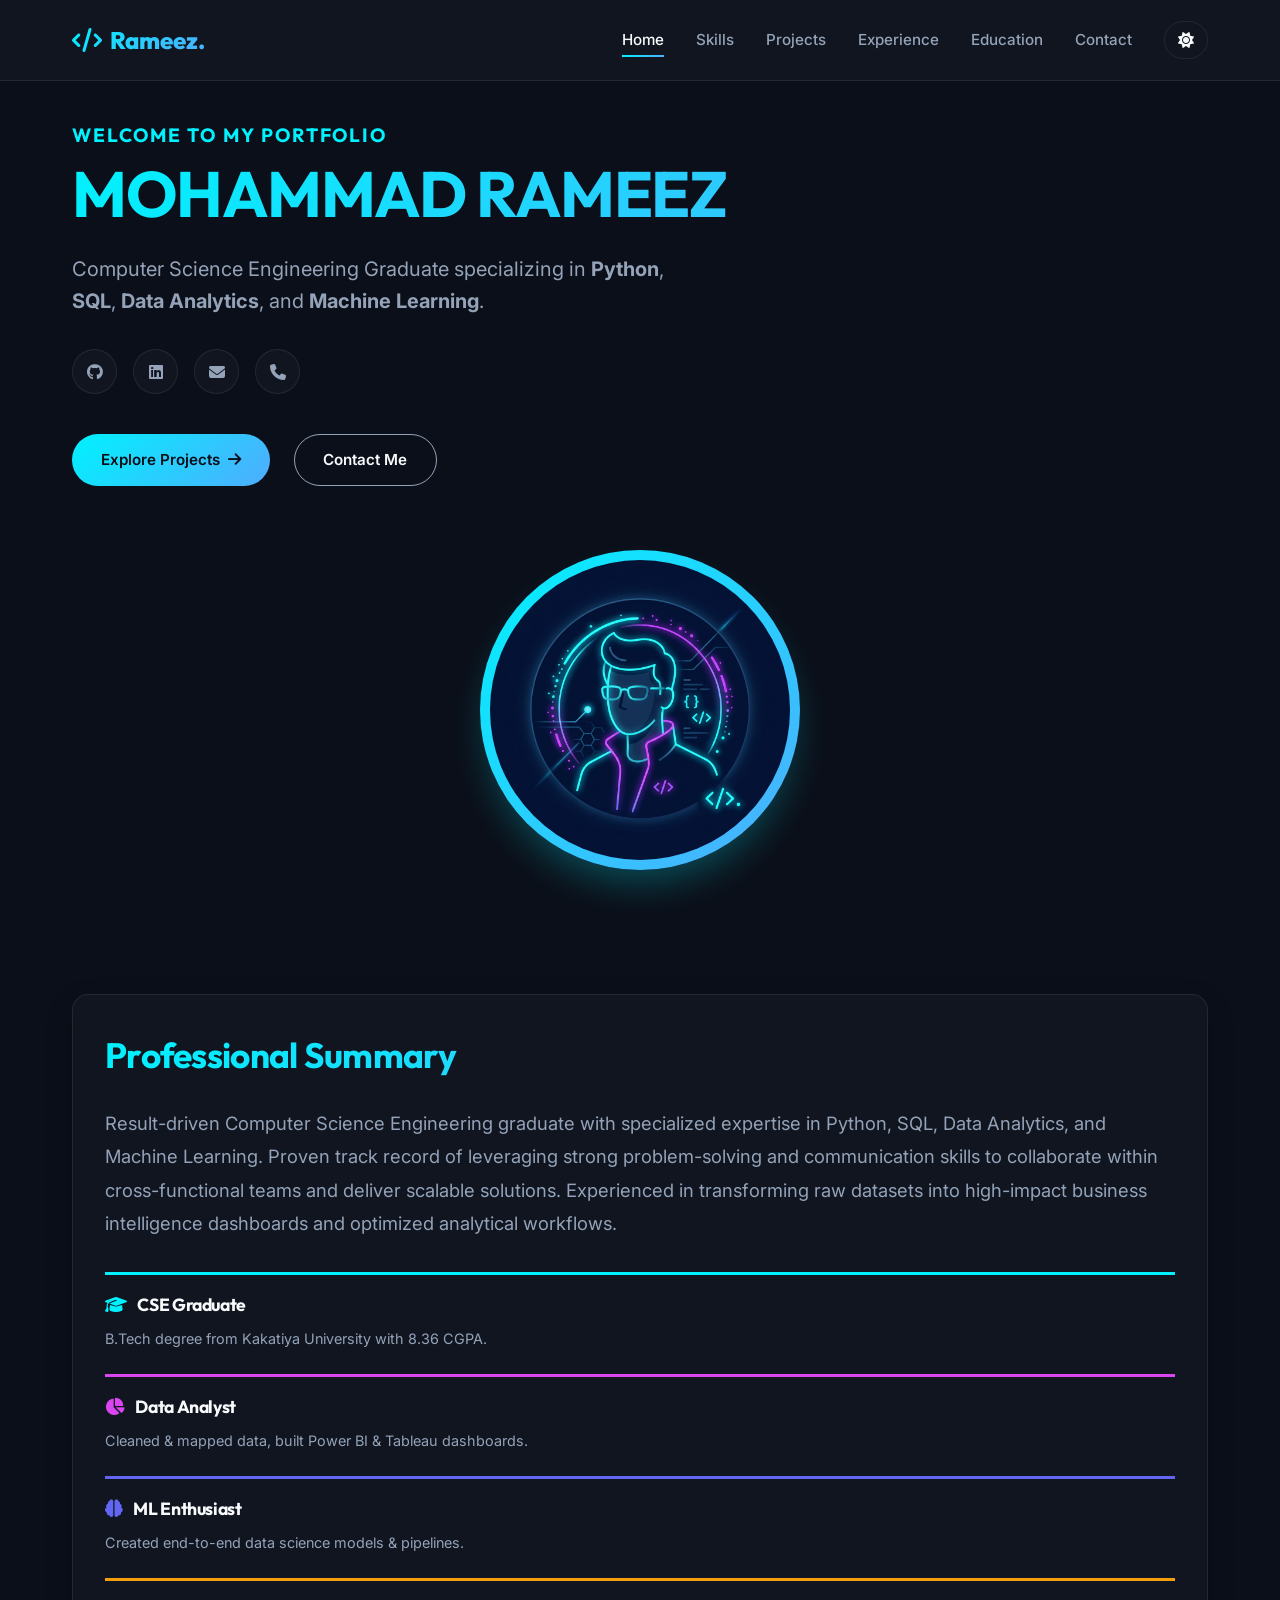
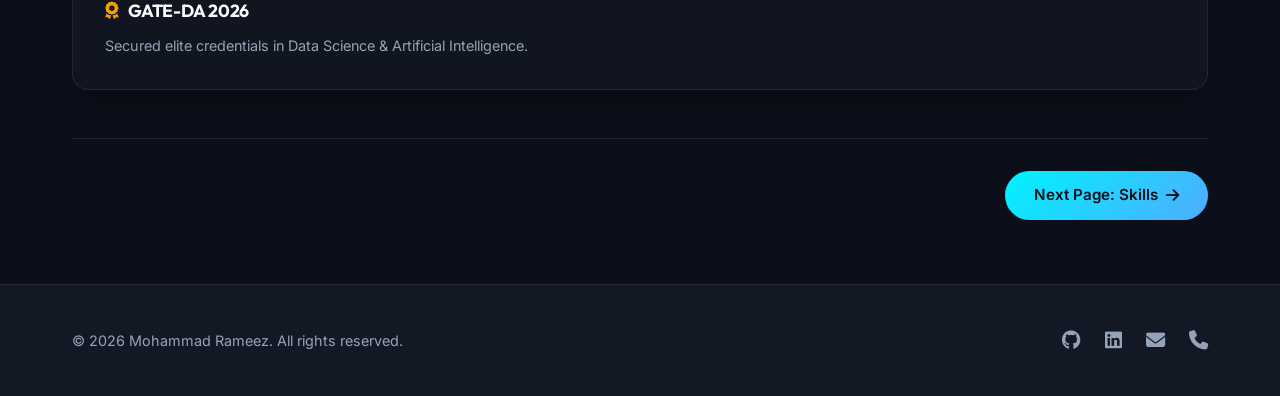
<file: index.html>
<!DOCTYPE html>
<html lang="en" data-theme="dark">
<head>
  <meta charset="UTF-8">
  <meta name="viewport" content="width=device-width, initial-scale=1.0">
  <title>Mohammad Rameez | Portfolio - Home</title>
  <!-- SEO Meta Tags -->
  <meta name="description" content="Portfolio of Mohammad Rameez, Computer Science Engineering graduate specializing in Python, SQL, Data Analytics, and Machine Learning.">
  <!-- Stylesheets -->
  <link rel="stylesheet" href="style.css">
  <!-- FontAwesome Icons -->
  <link rel="stylesheet" href="https://cdnjs.cloudflare.com/ajax/libs/font-awesome/6.4.0/css/all.min.css">
</head>
<body>

  <!-- Navigation Bar -->
  <nav class="navbar" id="main-nav">
    <div class="container nav-container">
      <a href="index.html" class="logo" id="nav-logo">
        <i class="fa-solid fa-code"></i> Rameez.
      </a>
      <ul class="nav-links" id="nav-links">
        <li><a href="index.html" id="link-home">Home</a></li>
        <li><a href="skills.html" id="link-skills">Skills</a></li>
        <li><a href="projects.html" id="link-projects">Projects</a></li>
        <li><a href="experience.html" id="link-experience">Experience</a></li>
        <li><a href="education.html" id="link-education">Education</a></li>
        <li><a href="contact.html" id="link-contact">Contact</a></li>
        <li>
          <button id="theme-toggle" class="theme-toggle-btn" aria-label="Toggle dark/light theme">
            <i class="fa-solid fa-sun"></i>
          </button>
        </li>
      </ul>
      <button class="menu-toggle" id="menu-toggle" aria-label="Toggle navigation menu">
        <span></span>
        <span></span>
        <span></span>
      </button>
    </div>
  </nav>

  <!-- Hero Section -->
  <section class="hero-section">
    <div class="container hero-grid">
      <div class="hero-text reveal active">
        <h3>Welcome to my Portfolio</h3>
        <h1 id="hero-title">MOHAMMAD RAMEEZ</h1>
        <p class="hero-tagline" id="hero-tagline">
          Computer Science Engineering Graduate specializing in <strong>Python</strong>, <strong>SQL</strong>, <strong>Data Analytics</strong>, and <strong>Machine Learning</strong>.
        </p>
        
        <!-- Social Profiles -->
        <div class="hero-links" id="hero-socials">
          <a href="https://github.com/mdrameez143" target="_blank" rel="noopener noreferrer" title="GitHub" id="social-github"><i class="fa-brands fa-github"></i></a>
          <a href="https://linkedin.com/in/mohammad-rameeez-258543324" target="_blank" rel="noopener noreferrer" title="LinkedIn" id="social-linkedin"><i class="fa-brands fa-linkedin"></i></a>
          <a href="mailto:mdrameez7245@gmail.com" title="Email" id="social-email"><i class="fa-solid fa-envelope"></i></a>
          <a href="tel:+918688859401" title="Phone" id="social-phone"><i class="fa-solid fa-phone"></i></a>
        </div>

        <!-- Call to Actions -->
        <div class="hero-ctas">
          <a href="projects.html" class="btn btn-primary" id="btn-view-projects">Explore Projects <i class="fa-solid fa-arrow-right"></i></a>
          <a href="contact.html" class="btn btn-secondary" id="btn-get-in-touch">Contact Me</a>
        </div>
      </div>

      <div class="hero-image-container reveal active">
        <div class="hero-image-wrapper">
          <img src="assets/avatar.png" alt="Mohammad Rameez Profile Avatar" class="hero-image" id="profile-img">
        </div>
      </div>
    </div>
  </section>

  <!-- Summary / Overview Section -->
  <main class="main-content">
    <div class="container">
      <div class="card reveal" id="about-card">
        <h2 style="font-size: 2.2rem; margin-bottom: 1.5rem; background: var(--gradient-primary); -webkit-background-clip: text; -webkit-text-fill-color: transparent;" id="about-title">Professional Summary</h2>
        <p style="font-size: 1.15rem; color: var(--text-secondary); line-height: 1.8; margin-bottom: 2rem;" id="about-text">
          Result-driven Computer Science Engineering graduate with specialized expertise in Python, SQL, Data Analytics, and Machine Learning. Proven track record of leveraging strong problem-solving and communication skills to collaborate within cross-functional teams and deliver scalable solutions. Experienced in transforming raw datasets into high-impact business intelligence dashboards and optimized analytical workflows.
        </p>
        
        <!-- Key Highlights Grid -->
        <div style="display: grid; grid-template-cols: repeat(auto-fit, minmax(220px, 1fr)); gap: 1.5rem;" id="highlights-grid">
          <div style="border-top: 3px solid var(--accent-cyan); padding-top: 1rem;">
            <h4 style="font-size: 1.1rem; margin-bottom: 0.5rem; color: var(--text-primary);"><i class="fa-solid fa-graduation-cap" style="color: var(--accent-cyan); margin-right: 0.5rem;"></i> CSE Graduate</h4>
            <p style="font-size: 0.9rem; color: var(--text-secondary);">B.Tech degree from Kakatiya University with 8.36 CGPA.</p>
          </div>
          <div style="border-top: 3px solid var(--accent-purple); padding-top: 1rem;">
            <h4 style="font-size: 1.1rem; margin-bottom: 0.5rem; color: var(--text-primary);"><i class="fa-solid fa-chart-pie" style="color: var(--accent-purple); margin-right: 0.5rem;"></i> Data Analyst</h4>
            <p style="font-size: 0.9rem; color: var(--text-secondary);">Cleaned & mapped data, built Power BI & Tableau dashboards.</p>
          </div>
          <div style="border-top: 3px solid var(--accent-indigo); padding-top: 1rem;">
            <h4 style="font-size: 1.1rem; margin-bottom: 0.5rem; color: var(--text-primary);"><i class="fa-solid fa-brain" style="color: var(--accent-indigo); margin-right: 0.5rem;"></i> ML Enthusiast</h4>
            <p style="font-size: 0.9rem; color: var(--text-secondary);">Created end-to-end data science models & pipelines.</p>
          </div>
          <div style="border-top: 3px solid var(--accent-gold); padding-top: 1rem;">
            <h4 style="font-size: 1.1rem; margin-bottom: 0.5rem; color: var(--text-primary);"><i class="fa-solid fa-award" style="color: var(--accent-gold); margin-right: 0.5rem;"></i> GATE-DA 2026</h4>
            <p style="font-size: 0.9rem; color: var(--text-secondary);">Secured elite credentials in Data Science & Artificial Intelligence.</p>
          </div>
        </div>
      </div>
      <!-- Next Page Button -->
      <div class="next-page-section reveal" id="next-page-wrapper">
        <a href="skills.html" class="btn btn-primary" id="btn-next-page">Next Page: Skills <i class="fa-solid fa-arrow-right"></i></a>
      </div>
    </div>
  </main>

  <!-- Footer -->
  <footer class="footer">
    <div class="container footer-content">
      <p class="footer-text" id="footer-copy">&copy; 2026 Mohammad Rameez. All rights reserved.</p>
      <div class="footer-socials" id="footer-social-links">
        <a href="https://github.com/mdrameez143" target="_blank" rel="noopener noreferrer" aria-label="GitHub"><i class="fa-brands fa-github"></i></a>
        <a href="https://linkedin.com/in/mohammad-rameeez-258543324/" target="_blank" rel="noopener noreferrer" aria-label="LinkedIn"><i class="fa-brands fa-linkedin"></i></a>
        <a href="mailto:mdrameez7245@gmail.com" aria-label="Email"><i class="fa-solid fa-envelope"></i></a>
        <a href="tel:+918688859401" aria-label="Phone"><i class="fa-solid fa-phone"></i></a>
      </div>
    </div>
  </footer>

  <!-- Scripts -->
  <script src="script.js"></script>
</body>
</html>
</file>
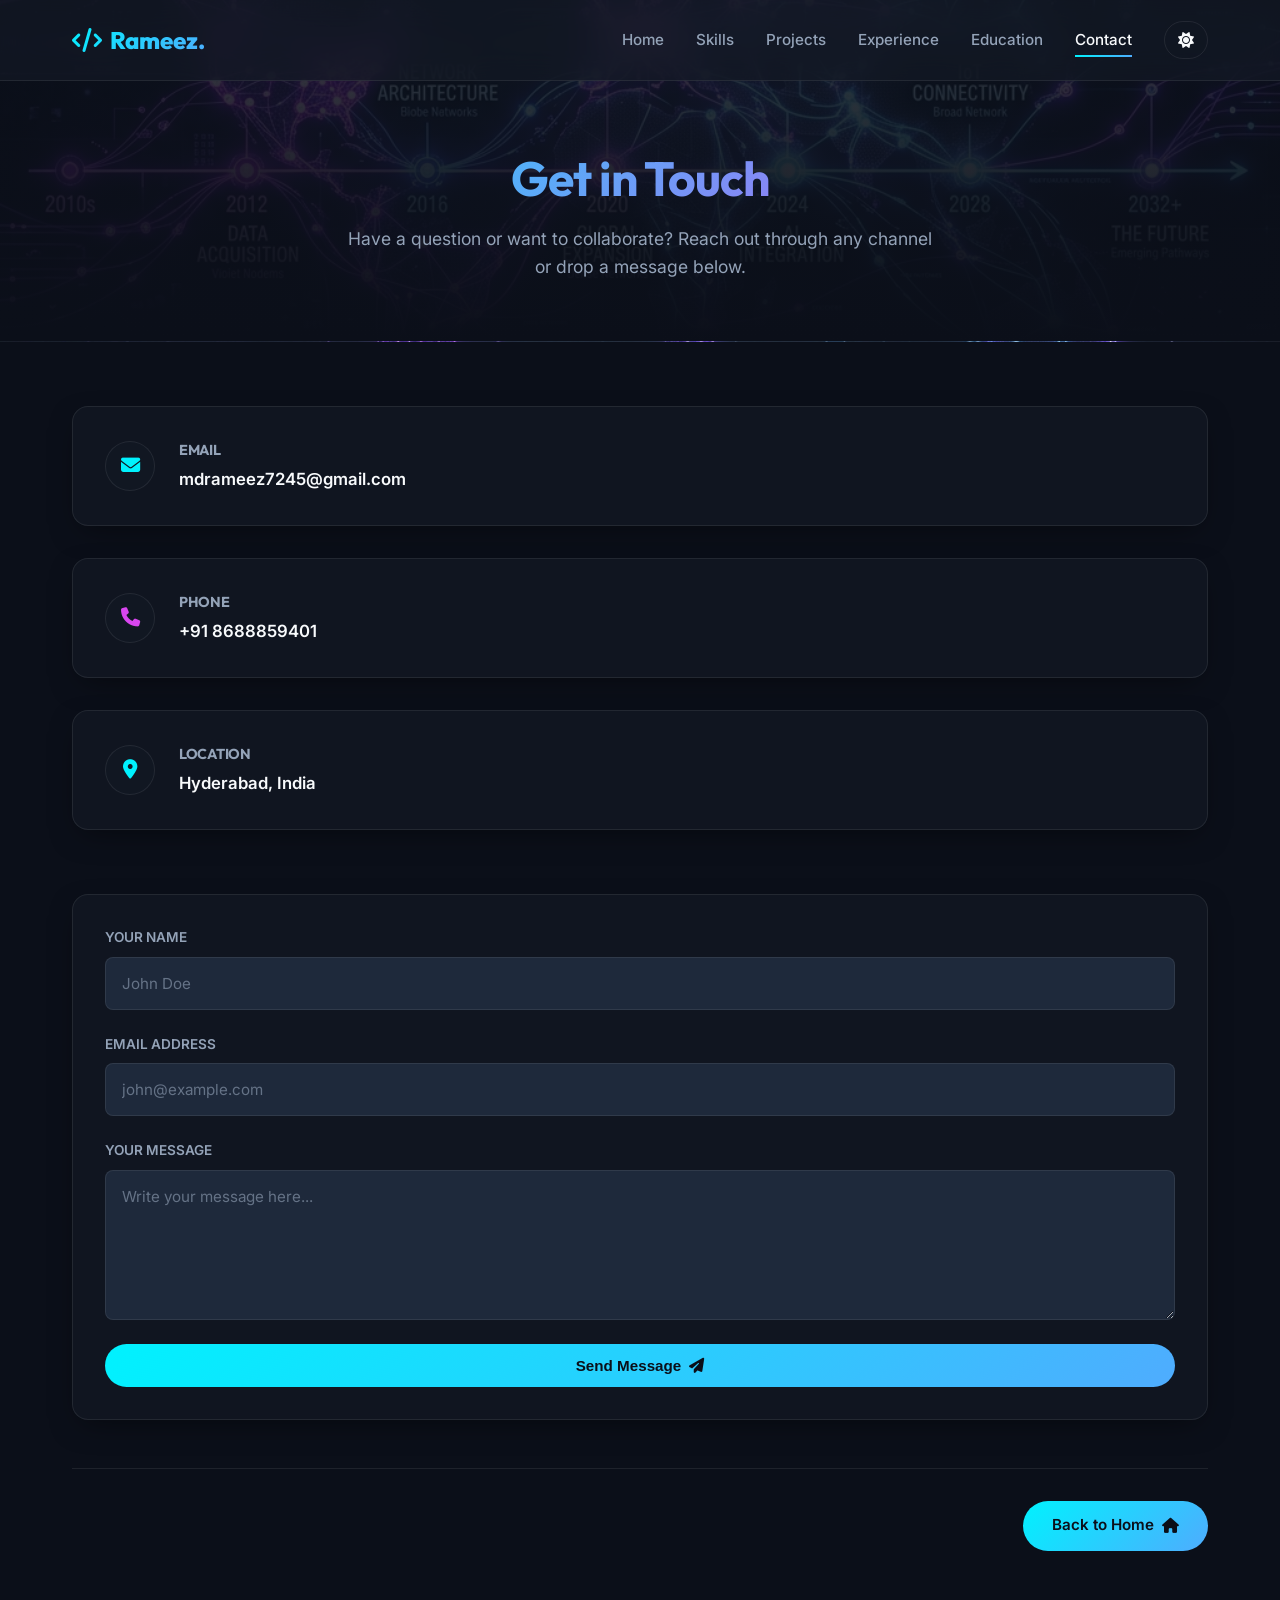
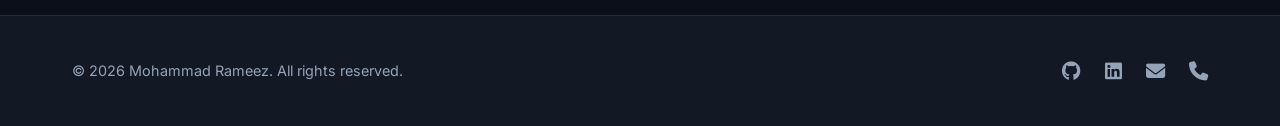
<file: contact.html>
<!DOCTYPE html>
<html lang="en" data-theme="dark">
<head>
  <meta charset="UTF-8">
  <meta name="viewport" content="width=device-width, initial-scale=1.0">
  <title>Mohammad Rameez | Contact</title>
  <!-- SEO Meta Tags -->
  <meta name="description" content="Get in touch with Mohammad Rameez. Reach out via email, phone, LinkedIn, or send a direct message through the online contact form.">
  <!-- Stylesheets -->
  <link rel="stylesheet" href="style.css">
  <!-- FontAwesome Icons -->
  <link rel="stylesheet" href="https://cdnjs.cloudflare.com/ajax/libs/font-awesome/6.4.0/css/all.min.css">
</head>
<body>

  <!-- Navigation Bar -->
  <nav class="navbar" id="main-nav">
    <div class="container nav-container">
      <a href="index.html" class="logo" id="nav-logo">
        <i class="fa-solid fa-code"></i> Rameez.
      </a>
      <ul class="nav-links" id="nav-links">
        <li><a href="index.html" id="link-home">Home</a></li>
        <li><a href="skills.html" id="link-skills">Skills</a></li>
        <li><a href="projects.html" id="link-projects">Projects</a></li>
        <li><a href="experience.html" id="link-experience">Experience</a></li>
        <li><a href="education.html" id="link-education">Education</a></li>
        <li><a href="contact.html" id="link-contact">Contact</a></li>
        <li>
          <button id="theme-toggle" class="theme-toggle-btn" aria-label="Toggle dark/light theme">
            <i class="fa-solid fa-sun"></i>
          </button>
        </li>
      </ul>
      <button class="menu-toggle" id="menu-toggle" aria-label="Toggle navigation menu">
        <span></span>
        <span></span>
        <span></span>
      </button>
    </div>
  </nav>

  <!-- Page Banner -->
  <header class="page-banner" style="background-image: url('assets/experience_banner.png');" id="contact-banner">
    <div class="container banner-content">
      <h1 class="banner-title" id="contact-banner-title">Get in Touch</h1>
      <p class="banner-desc" id="contact-banner-desc">Have a question or want to collaborate? Reach out through any channel or drop a message below.</p>
    </div>
  </header>

  <!-- Contact Section Layout -->
  <main class="main-content">
    <div class="container">
      <div class="contact-layout" id="contact-container">
        
        <!-- Left Side: Contact Cards -->
        <div class="contact-info" id="contact-cards-list">
          
          <!-- Email Card -->
          <div class="card contact-card reveal" id="card-email">
            <div class="contact-icon">
              <i class="fa-solid fa-envelope"></i>
            </div>
            <div class="contact-details">
              <h4>Email</h4>
              <p><a href="mailto:mdrameez7245@gmail.com">mdrameez7245@gmail.com</a></p>
            </div>
          </div>

          <!-- Phone Card -->
          <div class="card contact-card reveal" id="card-phone">
            <div class="contact-icon">
              <i class="fa-solid fa-phone"></i>
            </div>
            <div class="contact-details">
              <h4>Phone</h4>
              <p><a href="tel:+918688859401">+91 8688859401</a></p>
            </div>
          </div>

          <!-- Location Card -->
          <div class="card contact-card reveal" id="card-location">
            <div class="contact-icon">
              <i class="fa-solid fa-location-dot"></i>
            </div>
            <div class="contact-details">
              <h4>Location</h4>
              <p>Hyderabad, India</p>
            </div>
          </div>

        </div>

        <!-- Right Side: Contact Form -->
        <div class="card contact-form-card reveal" id="contact-form-wrapper">
          <form class="contact-form" id="contact-form" novalidate>
            <div class="form-group">
              <label for="name">Your Name</label>
              <input type="text" id="name" name="name" class="form-input" placeholder="John Doe" required>
            </div>
            <div class="form-group">
              <label for="email">Email Address</label>
              <input type="email" id="email" name="email" class="form-input" placeholder="john@example.com" required>
            </div>
            <div class="form-group">
              <label for="message">Your Message</label>
              <textarea id="message" name="message" class="form-input" placeholder="Write your message here..." required></textarea>
            </div>
            <button type="submit" class="btn btn-primary" id="btn-submit">Send Message <i class="fa-solid fa-paper-plane"></i></button>
            <div class="form-status" id="form-status"></div>
          </form>
        </div>

      </div>
      <!-- Next Page Button -->
      <div class="next-page-section reveal" id="next-page-wrapper">
        <a href="index.html" class="btn btn-primary" id="btn-next-page">Back to Home <i class="fa-solid fa-house"></i></a>
      </div>
    </div>
  </main>

  <!-- Footer -->
  <footer class="footer">
    <div class="container footer-content">
      <p class="footer-text" id="footer-copy">&copy; 2026 Mohammad Rameez. All rights reserved.</p>
      <div class="footer-socials" id="footer-social-links">
        <a href="https://github.com/mdrameez143" target="_blank" rel="noopener noreferrer" aria-label="GitHub"><i class="fa-brands fa-github"></i></a>
        <a href="https://www.linkedin.com/in/mohammad-rameez-258543324/" target="_blank" rel="noopener noreferrer" aria-label="LinkedIn"><i class="fa-brands fa-linkedin"></i></a>
        <a href="mailto:mdrameez7245@gmail.com" aria-label="Email"><i class="fa-solid fa-envelope"></i></a>
        <a href="tel:+918688859401" aria-label="Phone"><i class="fa-solid fa-phone"></i></a>
      </div>
    </div>
  </footer>

  <!-- Scripts -->
  <script src="script.js"></script>
</body>
</html>
</file>
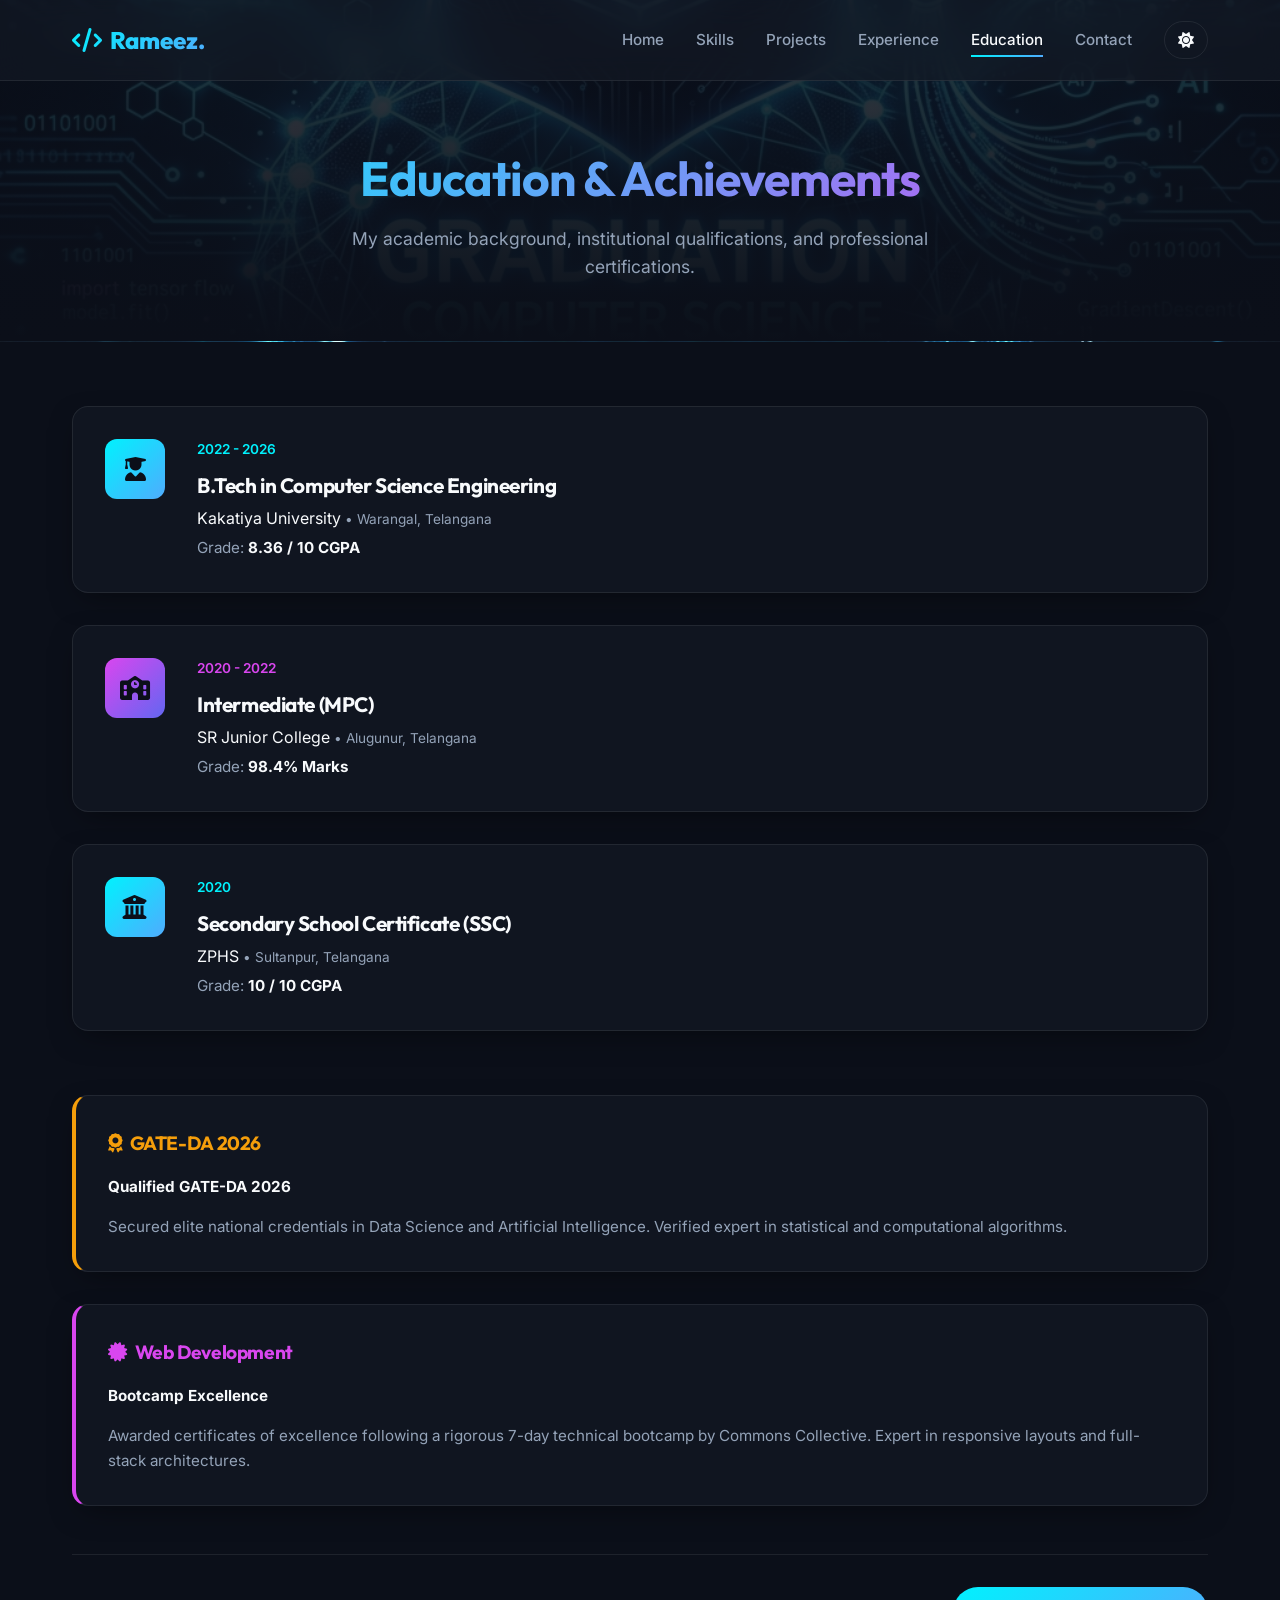
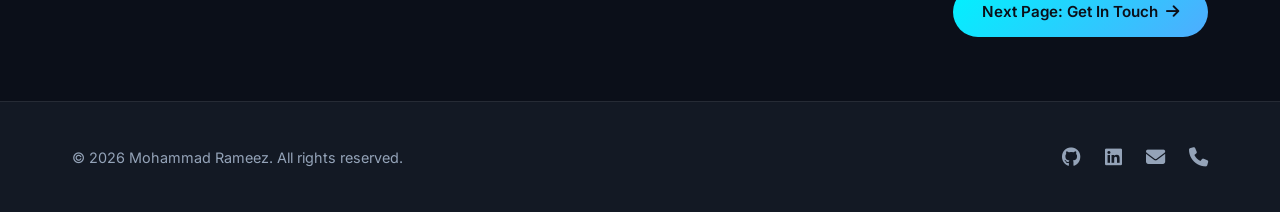
<file: education.html>
<!DOCTYPE html>
<html lang="en" data-theme="dark">
<head>
  <meta charset="UTF-8">
  <meta name="viewport" content="width=device-width, initial-scale=1.0">
  <title>Mohammad Rameez | Education</title>
  <!-- SEO Meta Tags -->
  <meta name="description" content="Academic qualifications and certifications of Mohammad Rameez, including B.Tech in CSE, GATE-DA 2026 qualification, and Web Dev credentials.">
  <!-- Stylesheets -->
  <link rel="stylesheet" href="style.css">
  <!-- FontAwesome Icons -->
  <link rel="stylesheet" href="https://cdnjs.cloudflare.com/ajax/libs/font-awesome/6.4.0/css/all.min.css">
</head>
<body>

  <!-- Navigation Bar -->
  <nav class="navbar" id="main-nav">
    <div class="container nav-container">
      <a href="index.html" class="logo" id="nav-logo">
        <i class="fa-solid fa-code"></i> Rameez.
      </a>
      <ul class="nav-links" id="nav-links">
        <li><a href="index.html" id="link-home">Home</a></li>
        <li><a href="skills.html" id="link-skills">Skills</a></li>
        <li><a href="projects.html" id="link-projects">Projects</a></li>
        <li><a href="experience.html" id="link-experience">Experience</a></li>
        <li><a href="education.html" id="link-education">Education</a></li>
        <li><a href="contact.html" id="link-contact">Contact</a></li>
        <li>
          <button id="theme-toggle" class="theme-toggle-btn" aria-label="Toggle dark/light theme">
            <i class="fa-solid fa-sun"></i>
          </button>
        </li>
      </ul>
      <button class="menu-toggle" id="menu-toggle" aria-label="Toggle navigation menu">
        <span></span>
        <span></span>
        <span></span>
      </button>
    </div>
  </nav>

  <!-- Page Banner -->
  <header class="page-banner" style="background-image: url('assets/education_banner.png');" id="education-banner">
    <div class="container banner-content">
      <h1 class="banner-title" id="education-banner-title">Education & Achievements</h1>
      <p class="banner-desc" id="education-banner-desc">My academic background, institutional qualifications, and professional certifications.</p>
    </div>
  </header>

  <!-- Education & Achievements Layout -->
  <main class="main-content">
    <div class="container">
      <div class="education-layout" id="education-container">
        
        <!-- Left Side: Academic Timeline -->
        <div class="education-cards" id="edu-timeline">
          
          <!-- B.Tech -->
          <div class="card education-card reveal" id="edu-btech">
            <div class="education-icon">
              <i class="fa-solid fa-user-graduate"></i>
            </div>
            <div class="education-info">
              <div class="education-duration">2022 - 2026</div>
              <h3>B.Tech in Computer Science Engineering</h3>
              <div class="education-school">
                Kakatiya University 
                <span>• Warangal, Telangana</span>
              </div>
              <div class="education-grade">Grade: <strong>8.36 / 10 CGPA</strong></div>
            </div>
          </div>

          <!-- Intermediate -->
          <div class="card education-card reveal" id="edu-intermediate">
            <div class="education-icon">
              <i class="fa-solid fa-school"></i>
            </div>
            <div class="education-info">
              <div class="education-duration">2020 - 2022</div>
              <h3>Intermediate (MPC)</h3>
              <div class="education-school">
                SR Junior College
                <span>• Alugunur, Telangana</span>
              </div>
              <div class="education-grade">Grade: <strong>98.4% Marks</strong></div>
            </div>
          </div>

          <!-- SSC -->
          <div class="card education-card reveal" id="edu-ssc">
            <div class="education-icon">
              <i class="fa-solid fa-building-columns"></i>
            </div>
            <div class="education-info">
              <div class="education-duration">2020</div>
              <h3>Secondary School Certificate (SSC)</h3>
              <div class="education-school">
                ZPHS
                <span>• Sultanpur, Telangana</span>
              </div>
              <div class="education-grade">Grade: <strong>10 / 10 CGPA</strong></div>
            </div>
          </div>

        </div>

        <!-- Right Side: Achievements and Certifications -->
        <div class="achievements-sidebar" id="achievements-sidebar">
          
          <!-- GATE Card -->
          <div class="card achievement-card reveal" id="achievement-gate">
            <h3><i class="fa-solid fa-award"></i> GATE-DA 2026</h3>
            <ul class="achievement-list">
              <li><strong>Qualified GATE-DA 2026</strong></li>
              <li>Secured elite national credentials in Data Science and Artificial Intelligence. Verified expert in statistical and computational algorithms.</li>
            </ul>
          </div>

          <!-- Bootcamp Card -->
          <div class="card achievement-card reveal" id="achievement-bootcamp" style="border-left-color: var(--accent-purple);">
            <h3 style="color: var(--accent-purple);"><i class="fa-solid fa-certificate"></i> Web Development</h3>
            <ul class="achievement-list">
              <li><strong>Bootcamp Excellence</strong></li>
              <li>Awarded certificates of excellence following a rigorous 7-day technical bootcamp by Commons Collective. Expert in responsive layouts and full-stack architectures.</li>
            </ul>
          </div>

        </div>

      </div>
      <!-- Next Page Button -->
      <div class="next-page-section reveal" id="next-page-wrapper">
        <a href="contact.html" class="btn btn-primary" id="btn-next-page">Next Page: Get In Touch <i class="fa-solid fa-arrow-right"></i></a>
      </div>
    </div>
  </main>

  <!-- Footer -->
  <footer class="footer">
    <div class="container footer-content">
      <p class="footer-text" id="footer-copy">&copy; 2026 Mohammad Rameez. All rights reserved.</p>
      <div class="footer-socials" id="footer-social-links">
        <a href="https://github.com/mdrameez143" target="_blank" rel="noopener noreferrer" aria-label="GitHub"><i class="fa-brands fa-github"></i></a>
        <a href="https://linkedin.com/in/mohammad-rameeez-258543324/" target="_blank" rel="noopener noreferrer" aria-label="LinkedIn"><i class="fa-brands fa-linkedin"></i></a>
        <a href="mailto:mdrameez7245@gmail.com" aria-label="Email"><i class="fa-solid fa-envelope"></i></a>
        <a href="tel:+918688859401" aria-label="Phone"><i class="fa-solid fa-phone"></i></a>
      </div>
    </div>
  </footer>

  <!-- Scripts -->
  <script src="script.js"></script>
</body>
</html>
</file>
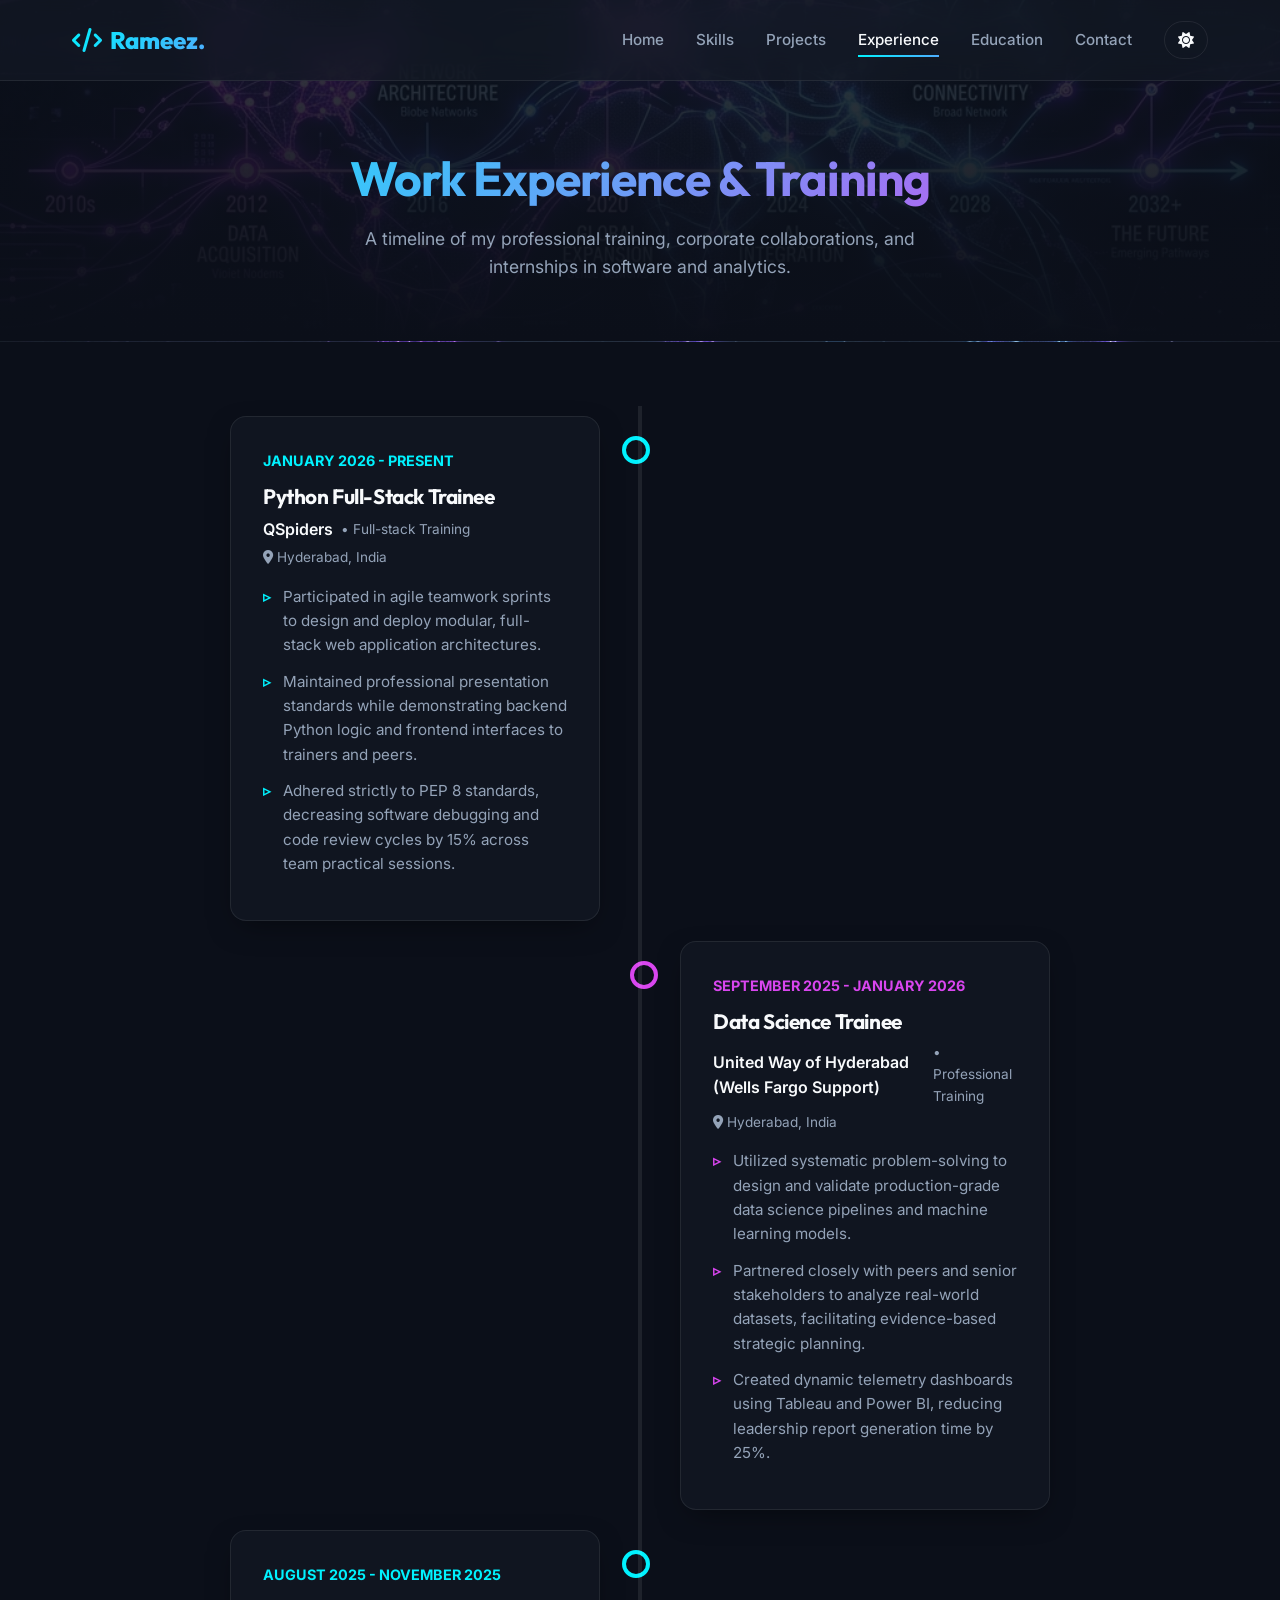
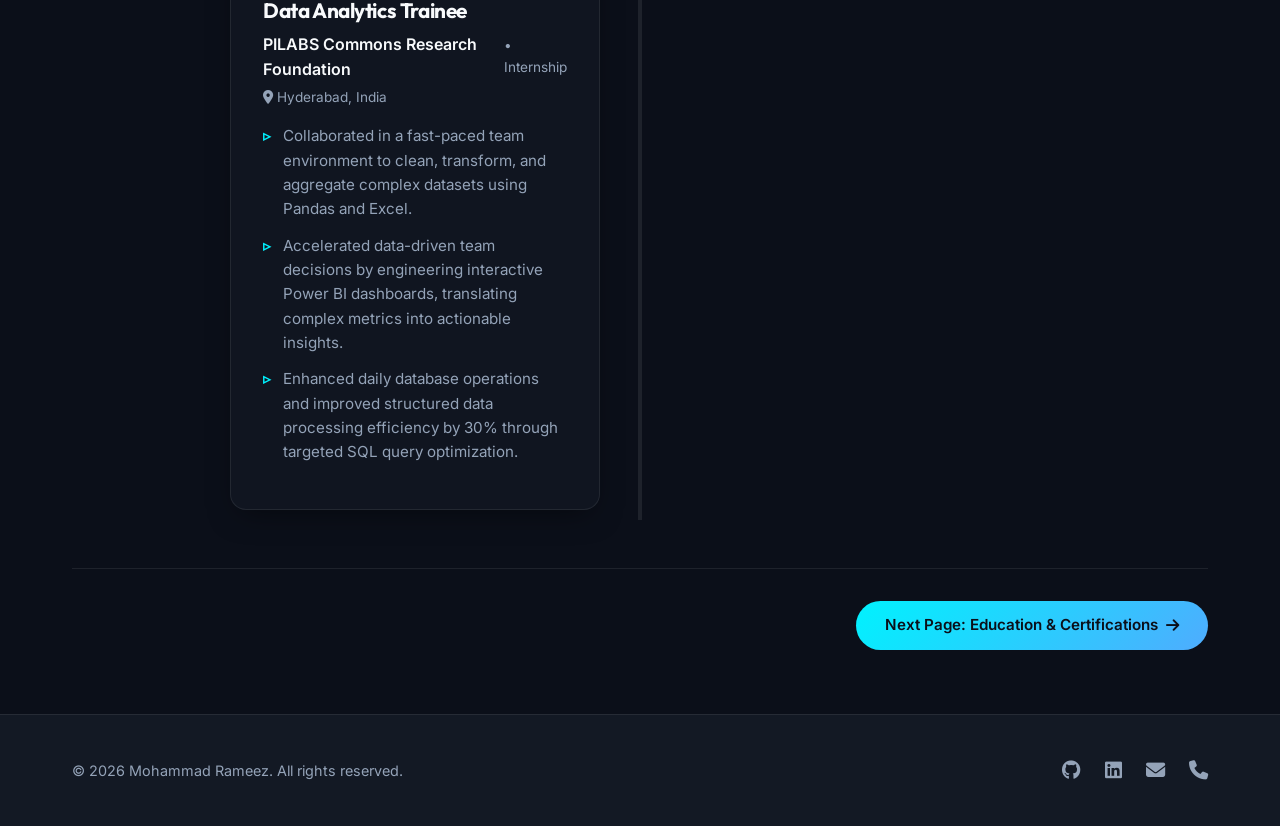
<file: experience.html>
<!DOCTYPE html>
<html lang="en" data-theme="dark">
<head>
  <meta charset="UTF-8">
  <meta name="viewport" content="width=device-width, initial-scale=1.0">
  <title>Mohammad Rameez | Experience</title>
  <!-- SEO Meta Tags -->
  <meta name="description" content="Professional training and work experience timeline of Mohammad Rameez, including Data Analytics, Data Science, and Full-Stack training.">
  <!-- Stylesheets -->
  <link rel="stylesheet" href="style.css">
  <!-- FontAwesome Icons -->
  <link rel="stylesheet" href="https://cdnjs.cloudflare.com/ajax/libs/font-awesome/6.4.0/css/all.min.css">
</head>
<body>

  <!-- Navigation Bar -->
  <nav class="navbar" id="main-nav">
    <div class="container nav-container">
      <a href="index.html" class="logo" id="nav-logo">
        <i class="fa-solid fa-code"></i> Rameez.
      </a>
      <ul class="nav-links" id="nav-links">
        <li><a href="index.html" id="link-home">Home</a></li>
        <li><a href="skills.html" id="link-skills">Skills</a></li>
        <li><a href="projects.html" id="link-projects">Projects</a></li>
        <li><a href="experience.html" id="link-experience">Experience</a></li>
        <li><a href="education.html" id="link-education">Education</a></li>
        <li><a href="contact.html" id="link-contact">Contact</a></li>
        <li>
          <button id="theme-toggle" class="theme-toggle-btn" aria-label="Toggle dark/light theme">
            <i class="fa-solid fa-sun"></i>
          </button>
        </li>
      </ul>
      <button class="menu-toggle" id="menu-toggle" aria-label="Toggle navigation menu">
        <span></span>
        <span></span>
        <span></span>
      </button>
    </div>
  </nav>

  <!-- Page Banner -->
  <header class="page-banner" style="background-image: url('assets/experience_banner.png');" id="experience-banner">
    <div class="container banner-content">
      <h1 class="banner-title" id="experience-banner-title">Work Experience & Training</h1>
      <p class="banner-desc" id="experience-banner-desc">A timeline of my professional training, corporate collaborations, and internships in software and analytics.</p>
    </div>
  </header>

  <!-- Experience Timeline -->
  <main class="main-content">
    <div class="container">
      <div class="timeline" id="experience-timeline">
        
        <!-- Timeline Item 1: QSpiders -->
        <div class="timeline-item reveal" id="exp-qspiders">
          <div class="card timeline-content">
            <div class="timeline-date">January 2026 - Present</div>
            <h3>Python Full-Stack Trainee</h3>
            <div class="timeline-company">
              QSpiders
              <span>• Full-stack Training</span>
            </div>
            <span class="timeline-location"><i class="fa-solid fa-location-dot"></i> Hyderabad, India</span>
            <ul class="timeline-details">
              <li>Participated in agile teamwork sprints to design and deploy modular, full-stack web application architectures.</li>
              <li>Maintained professional presentation standards while demonstrating backend Python logic and frontend interfaces to trainers and peers.</li>
              <li>Adhered strictly to PEP 8 standards, decreasing software debugging and code review cycles by 15% across team practical sessions.</li>
            </ul>
          </div>
        </div>

        <!-- Timeline Item 2: United Way -->
        <div class="timeline-item reveal" id="exp-united-way">
          <div class="card timeline-content">
            <div class="timeline-date">September 2025 - January 2026</div>
            <h3>Data Science Trainee</h3>
            <div class="timeline-company">
              United Way of Hyderabad (Wells Fargo Support)
              <span>• Professional Training</span>
            </div>
            <span class="timeline-location"><i class="fa-solid fa-location-dot"></i> Hyderabad, India</span>
            <ul class="timeline-details">
              <li>Utilized systematic problem-solving to design and validate production-grade data science pipelines and machine learning models.</li>
              <li>Partnered closely with peers and senior stakeholders to analyze real-world datasets, facilitating evidence-based strategic planning.</li>
              <li>Created dynamic telemetry dashboards using Tableau and Power BI, reducing leadership report generation time by 25%.</li>
            </ul>
          </div>
        </div>

        <!-- Timeline Item 3: PILABS -->
        <div class="timeline-item reveal" id="exp-pilabs">
          <div class="card timeline-content">
            <div class="timeline-date">August 2025 - November 2025</div>
            <h3>Data Analytics Trainee</h3>
            <div class="timeline-company">
              PILABS Commons Research Foundation
              <span>• Internship</span>
            </div>
            <span class="timeline-location"><i class="fa-solid fa-location-dot"></i> Hyderabad, India</span>
            <ul class="timeline-details">
              <li>Collaborated in a fast-paced team environment to clean, transform, and aggregate complex datasets using Pandas and Excel.</li>
              <li>Accelerated data-driven team decisions by engineering interactive Power BI dashboards, translating complex metrics into actionable insights.</li>
              <li>Enhanced daily database operations and improved structured data processing efficiency by 30% through targeted SQL query optimization.</li>
            </ul>
          </div>
        </div>

      </div>
      <!-- Next Page Button -->
      <div class="next-page-section reveal" id="next-page-wrapper">
        <a href="education.html" class="btn btn-primary" id="btn-next-page">Next Page: Education & Certifications <i class="fa-solid fa-arrow-right"></i></a>
      </div>
    </div>
  </main>

  <!-- Footer -->
  <footer class="footer">
    <div class="container footer-content">
      <p class="footer-text" id="footer-copy">&copy; 2026 Mohammad Rameez. All rights reserved.</p>
      <div class="footer-socials" id="footer-social-links">
        <a href="https://github.com/mdrameez143" target="_blank" rel="noopener noreferrer" aria-label="GitHub"><i class="fa-brands fa-github"></i></a>
        <a href="https://linkedin.com/in/mohammad-rameeez-258543324/" target="_blank" rel="noopener noreferrer" aria-label="LinkedIn"><i class="fa-brands fa-linkedin"></i></a>
        <a href="mailto:mdrameez7245@gmail.com" aria-label="Email"><i class="fa-solid fa-envelope"></i></a>
        <a href="tel:+918688859401" aria-label="Phone"><i class="fa-solid fa-phone"></i></a>
      </div>
    </div>
  </footer>

  <!-- Scripts -->
  <script src="script.js"></script>
</body>
</html>
</file>
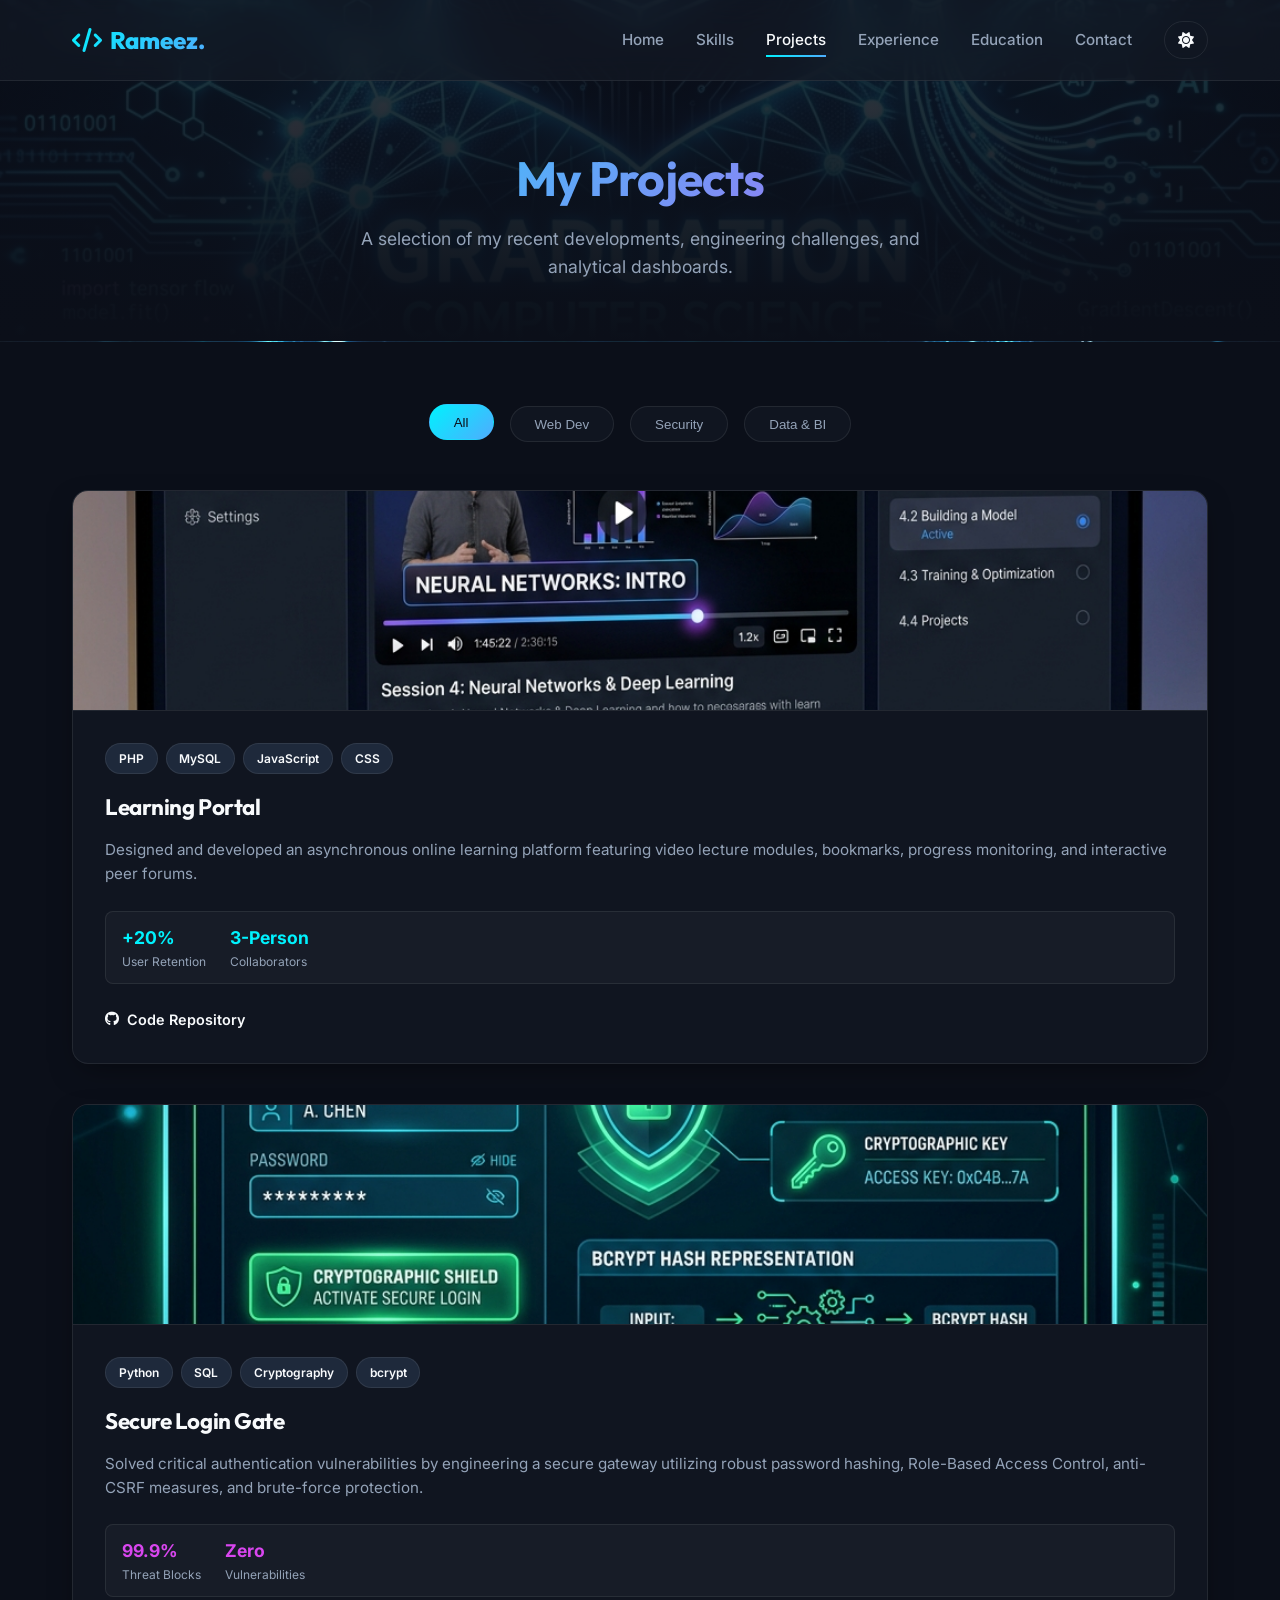
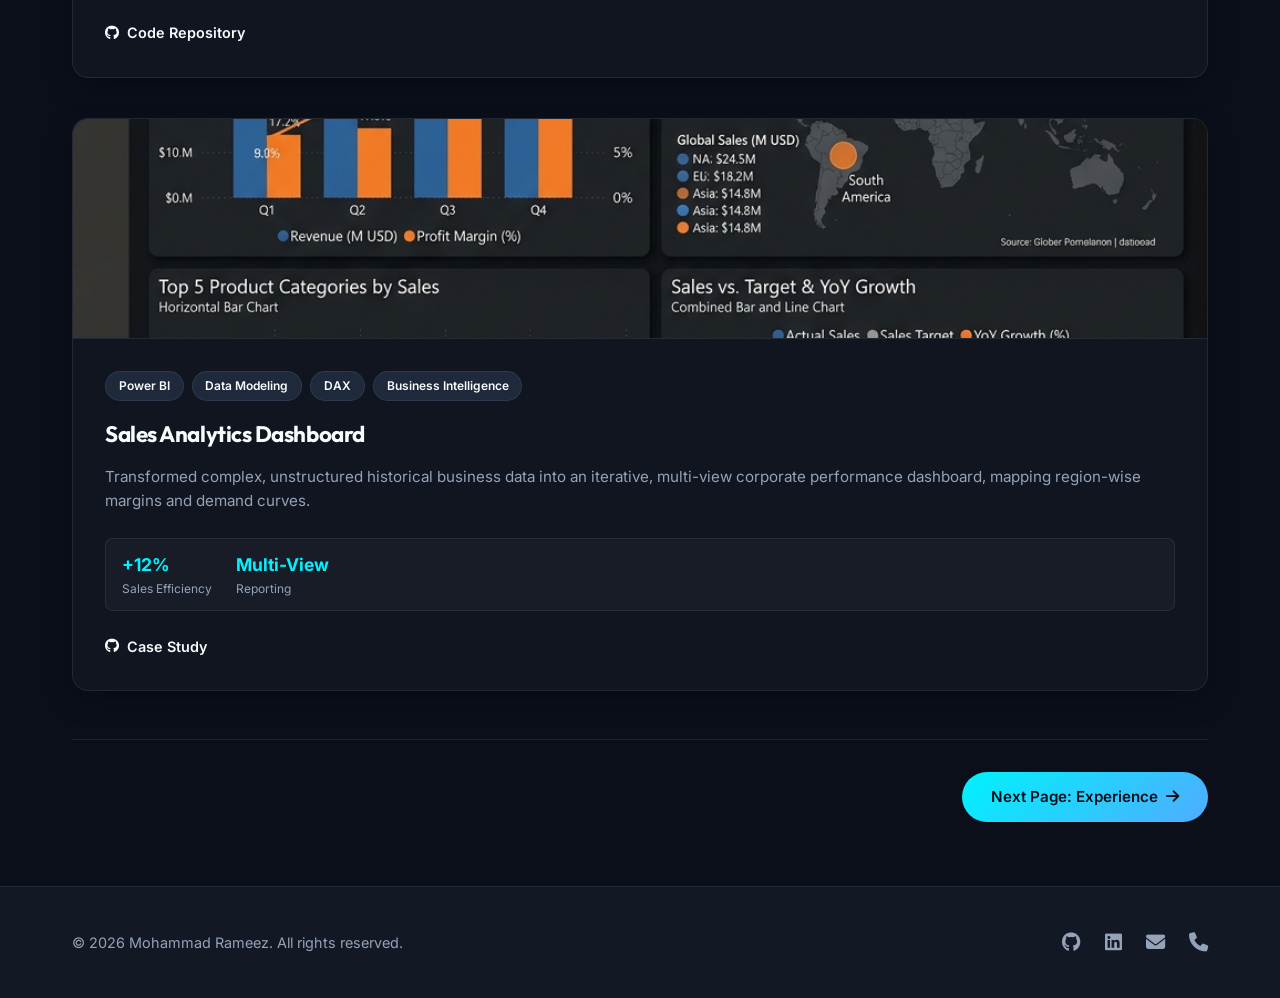
<file: projects.html>
<!DOCTYPE html>
<html lang="en" data-theme="dark">
<head>
  <meta charset="UTF-8">
  <meta name="viewport" content="width=device-width, initial-scale=1.0">
  <title>Mohammad Rameez | Projects</title>
  <!-- SEO Meta Tags -->
  <meta name="description" content="Explore projects built by Mohammad Rameez: Learning Portals, Cryptographic Security Gates, and Business Intelligence Sales Dashboards.">
  <!-- Stylesheets -->
  <link rel="stylesheet" href="style.css">
  <!-- FontAwesome Icons -->
  <link rel="stylesheet" href="https://cdnjs.cloudflare.com/ajax/libs/font-awesome/6.4.0/css/all.min.css">
</head>
<body>

  <!-- Navigation Bar -->
  <nav class="navbar" id="main-nav">
    <div class="container nav-container">
      <a href="index.html" class="logo" id="nav-logo">
        <i class="fa-solid fa-code"></i> Rameez.
      </a>
      <ul class="nav-links" id="nav-links">
        <li><a href="index.html" id="link-home">Home</a></li>
        <li><a href="skills.html" id="link-skills">Skills</a></li>
        <li><a href="projects.html" id="link-projects">Projects</a></li>
        <li><a href="experience.html" id="link-experience">Experience</a></li>
        <li><a href="education.html" id="link-education">Education</a></li>
        <li><a href="contact.html" id="link-contact">Contact</a></li>
        <li>
          <button id="theme-toggle" class="theme-toggle-btn" aria-label="Toggle dark/light theme">
            <i class="fa-solid fa-sun"></i>
          </button>
        </li>
      </ul>
      <button class="menu-toggle" id="menu-toggle" aria-label="Toggle navigation menu">
        <span></span>
        <span></span>
        <span></span>
      </button>
    </div>
  </nav>

  <!-- Page Banner -->
  <header class="page-banner" style="background-image: url('assets/education_banner.png');" id="projects-banner">
    <div class="container banner-content">
      <h1 class="banner-title" id="projects-banner-title">My Projects</h1>
      <p class="banner-desc" id="projects-banner-desc">A selection of my recent developments, engineering challenges, and analytical dashboards.</p>
    </div>
  </header>

  <!-- Projects Grid Section -->
  <main class="main-content">
    <div class="container">
      
      <!-- Category Filters -->
      <div class="project-filters" id="project-filters">
        <button class="filter-btn active" data-filter="all" id="filter-all">All</button>
        <button class="filter-btn" data-filter="web-dev" id="filter-web">Web Dev</button>
        <button class="filter-btn" data-filter="security" id="filter-security">Security</button>
        <button class="filter-btn" data-filter="data-bi" id="filter-data">Data & BI</button>
      </div>

      <!-- Projects Grid -->
      <div class="projects-grid" id="projects-grid">
        
        <!-- Project 1: Next Gen Learning Portal -->
        <div class="card project-card reveal" data-category="web-dev" id="project-learning-portal">
          <div class="project-img-wrapper">
            <img src="assets/learning_portal.png" alt="Next Gen Learning Portal Preview" class="project-img">
          </div>
          <div class="project-details">
            <div class="project-tags">
              <span class="project-tag">PHP</span>
              <span class="project-tag">MySQL</span>
              <span class="project-tag">JavaScript</span>
              <span class="project-tag">CSS</span>
            </div>
            <h3>Learning Portal</h3>
            <p class="project-description">
              Designed and developed an asynchronous online learning platform featuring video lecture modules, bookmarks, progress monitoring, and interactive peer forums.
            </p>
            <div class="project-metrics">
              <div class="metric">
                <span class="metric-value">+20%</span>
                <span class="metric-label">User Retention</span>
              </div>
              <div class="metric">
                <span class="metric-value">3-Person</span>
                <span class="metric-label">Collaborators</span>
              </div>
            </div>
            <div class="project-links">
              <a href="https://github.com/mdrameez143" target="_blank" rel="noopener noreferrer" class="project-github-link"><i class="fa-brands fa-github"></i> Code Repository</a>
            </div>
          </div>
        </div>

        <!-- Project 2: Secure Login & Profile Management System -->
        <div class="card project-card reveal" data-category="security" id="project-secure-login">
          <div class="project-img-wrapper">
            <img src="assets/secure_login.png" alt="Secure Login Gate Preview" class="project-img">
          </div>
          <div class="project-details">
            <div class="project-tags">
              <span class="project-tag">Python</span>
              <span class="project-tag">SQL</span>
              <span class="project-tag">Cryptography</span>
              <span class="project-tag">bcrypt</span>
            </div>
            <h3>Secure Login Gate</h3>
            <p class="project-description">
              Solved critical authentication vulnerabilities by engineering a secure gateway utilizing robust password hashing, Role-Based Access Control, anti-CSRF measures, and brute-force protection.
            </p>
            <div class="project-metrics">
              <div class="metric">
                <span class="metric-value">99.9%</span>
                <span class="metric-label">Threat Blocks</span>
              </div>
              <div class="metric">
                <span class="metric-value">Zero</span>
                <span class="metric-label">Vulnerabilities</span>
              </div>
            </div>
            <div class="project-links">
              <a href="https://github.com/mdrameez143" target="_blank" rel="noopener noreferrer" class="project-github-link"><i class="fa-brands fa-github"></i> Code Repository</a>
            </div>
          </div>
        </div>

        <!-- Project 3: Sales Dashboard Power BI -->
        <div class="card project-card reveal" data-category="data-bi" id="project-sales-dashboard">
          <div class="project-img-wrapper">
            <img src="assets/sales_dashboard.png" alt="Sales Dashboard Power BI Preview" class="project-img">
          </div>
          <div class="project-details">
            <div class="project-tags">
              <span class="project-tag">Power BI</span>
              <span class="project-tag">Data Modeling</span>
              <span class="project-tag">DAX</span>
              <span class="project-tag">Business Intelligence</span>
            </div>
            <h3>Sales Analytics Dashboard</h3>
            <p class="project-description">
              Transformed complex, unstructured historical business data into an iterative, multi-view corporate performance dashboard, mapping region-wise margins and demand curves.
            </p>
            <div class="project-metrics">
              <div class="metric">
                <span class="metric-value">+12%</span>
                <span class="metric-label">Sales Efficiency</span>
              </div>
              <div class="metric">
                <span class="metric-value">Multi-View</span>
                <span class="metric-label">Reporting</span>
              </div>
            </div>
            <div class="project-links">
              <a href="https://github.com/mdrameez143" target="_blank" rel="noopener noreferrer" class="project-github-link"><i class="fa-brands fa-github"></i> Case Study</a>
            </div>
          </div>
        </div>

      </div>
      <!-- Next Page Button -->
      <div class="next-page-section reveal" id="next-page-wrapper">
        <a href="experience.html" class="btn btn-primary" id="btn-next-page">Next Page: Experience <i class="fa-solid fa-arrow-right"></i></a>
      </div>
    </div>
  </main>

  <!-- Footer -->
  <footer class="footer">
    <div class="container footer-content">
      <p class="footer-text" id="footer-copy">&copy; 2026 Mohammad Rameez. All rights reserved.</p>
      <div class="footer-socials" id="footer-social-links">
        <a href="https://github.com/mdrameez143" target="_blank" rel="noopener noreferrer" aria-label="GitHub"><i class="fa-brands fa-github"></i></a>
        <a href="https://linkedin.com/in/mohammad-rameeez-258543324/" target="_blank" rel="noopener noreferrer" aria-label="LinkedIn"><i class="fa-brands fa-linkedin"></i></a>
        <a href="mailto:mdrameez7245@gmail.com" aria-label="Email"><i class="fa-solid fa-envelope"></i></a>
        <a href="tel:+918688859401" aria-label="Phone"><i class="fa-solid fa-phone"></i></a>
      </div>
    </div>
  </footer>

  <!-- Scripts -->
  <script src="script.js"></script>
</body>
</html>
</file>
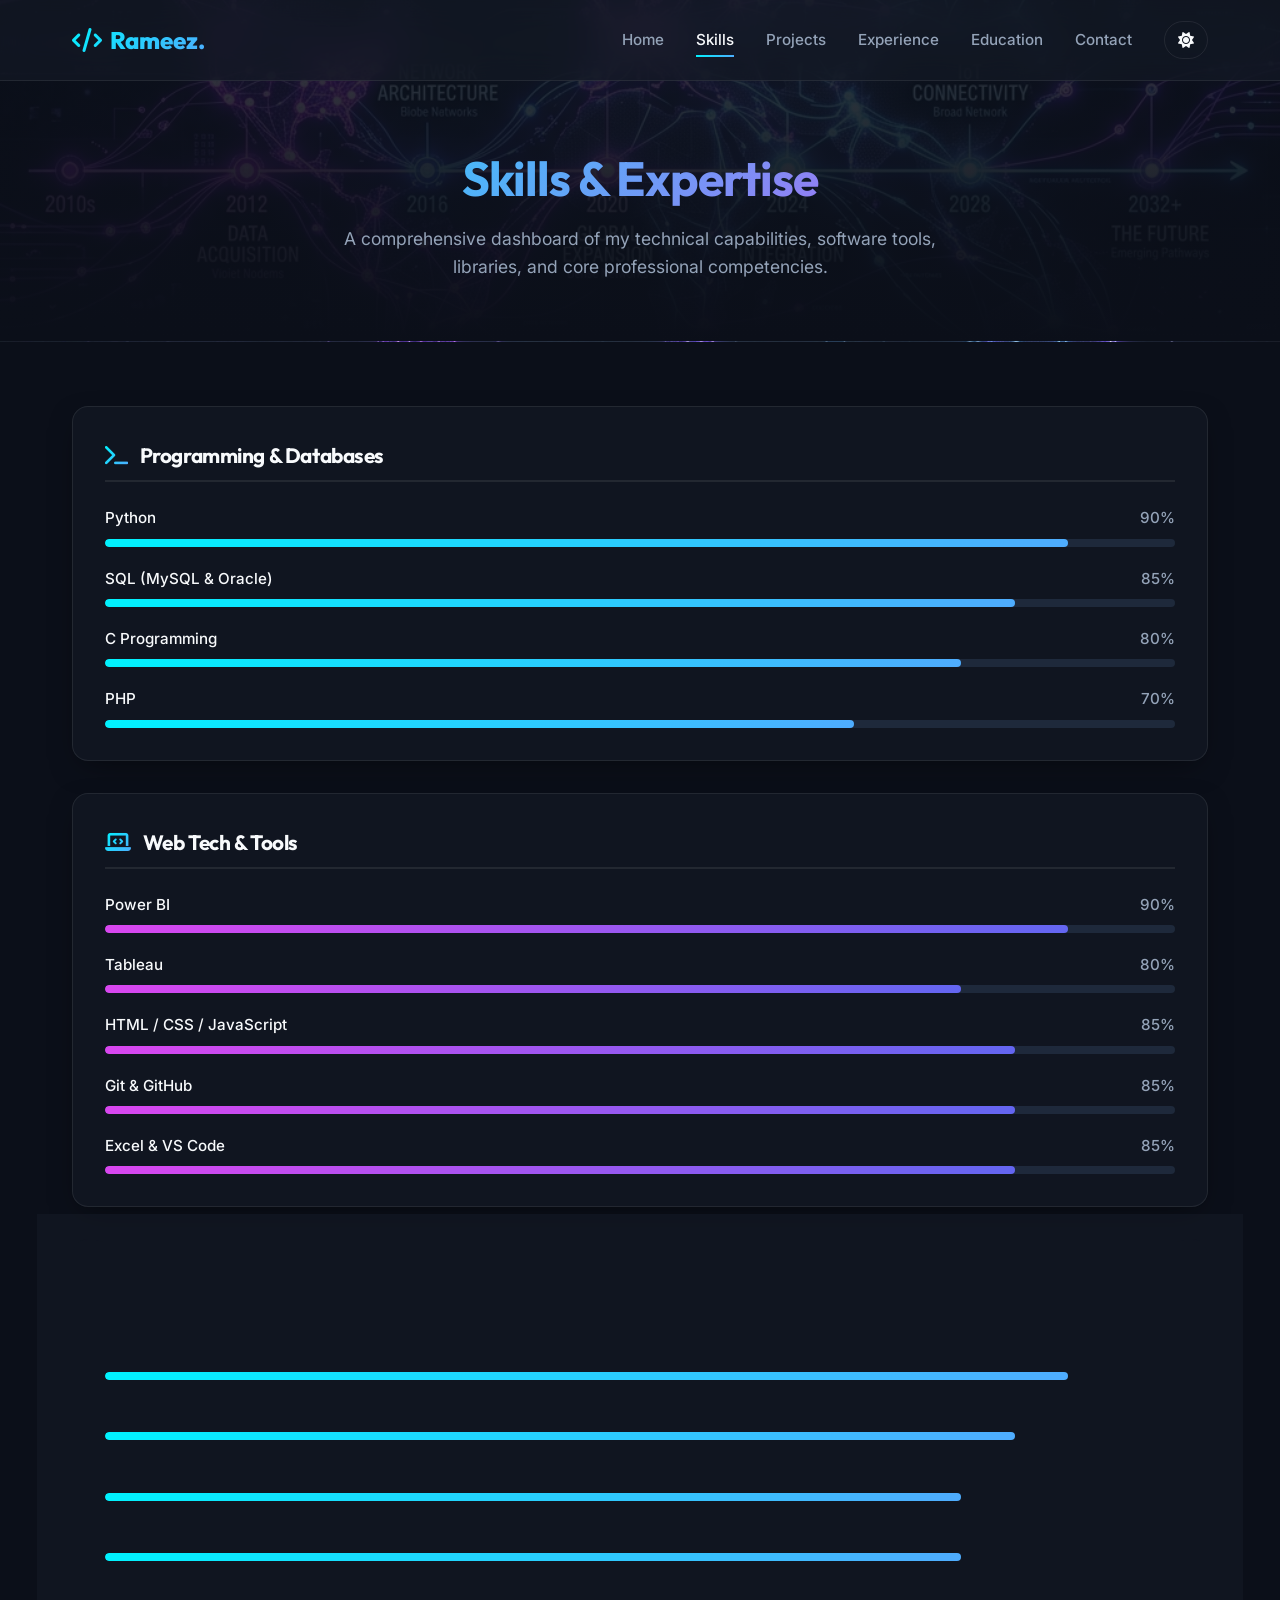
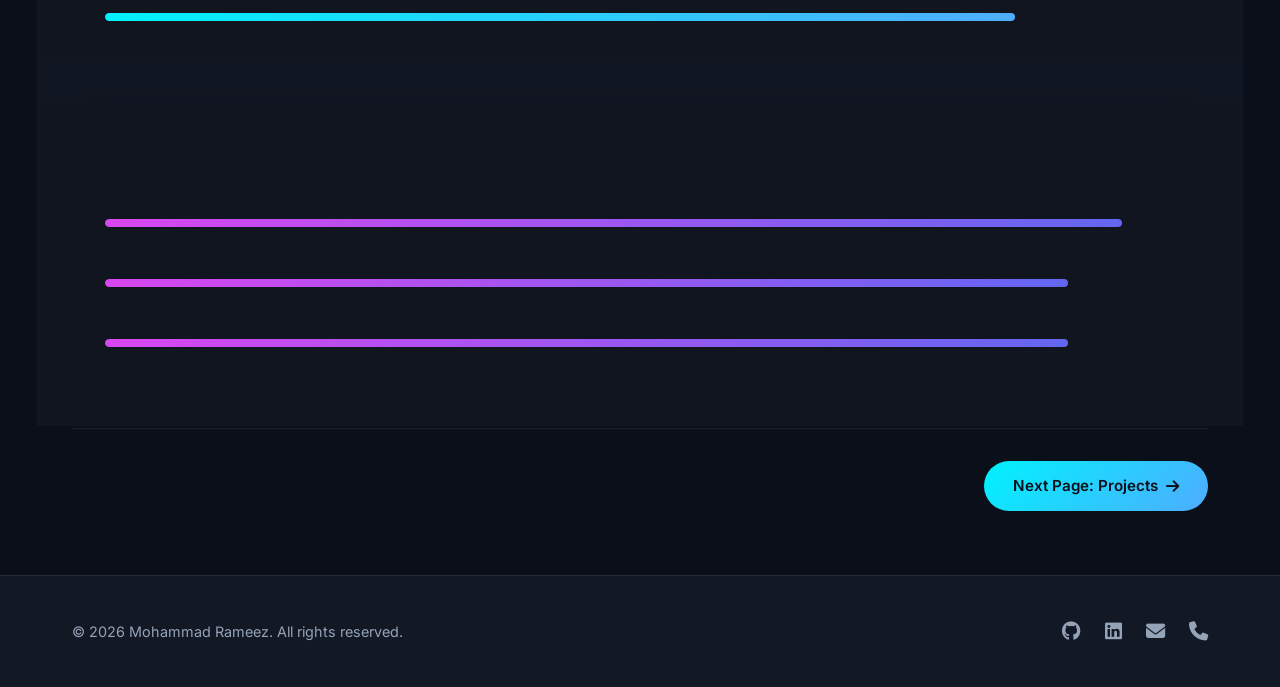
<file: skills.html>
<!DOCTYPE html>
<html lang="en" data-theme="dark">
<head>
  <meta charset="UTF-8">
  <meta name="viewport" content="width=device-width, initial-scale=1.0">
  <title>Mohammad Rameez | Skills</title>
  <!-- SEO Meta Tags -->
  <meta name="description" content="Technical and soft skills of Mohammad Rameez, featuring Python, SQL, Data Analytics, Power BI, Pandas, Machine Learning, and OOPs.">
  <!-- Stylesheets -->
  <link rel="stylesheet" href="style.css">
  <!-- FontAwesome Icons -->
  <link rel="stylesheet" href="https://cdnjs.cloudflare.com/ajax/libs/font-awesome/6.4.0/css/all.min.css">
</head>
<body>

  <!-- Navigation Bar -->
  <nav class="navbar" id="main-nav">
    <div class="container nav-container">
      <a href="index.html" class="logo" id="nav-logo">
        <i class="fa-solid fa-code"></i> Rameez.
      </a>
      <ul class="nav-links" id="nav-links">
        <li><a href="index.html" id="link-home">Home</a></li>
        <li><a href="skills.html" id="link-skills">Skills</a></li>
        <li><a href="projects.html" id="link-projects">Projects</a></li>
        <li><a href="experience.html" id="link-experience">Experience</a></li>
        <li><a href="education.html" id="link-education">Education</a></li>
        <li><a href="contact.html" id="link-contact">Contact</a></li>
        <li>
          <button id="theme-toggle" class="theme-toggle-btn" aria-label="Toggle dark/light theme">
            <i class="fa-solid fa-sun"></i>
          </button>
        </li>
      </ul>
      <button class="menu-toggle" id="menu-toggle" aria-label="Toggle navigation menu">
        <span></span>
        <span></span>
        <span></span>
      </button>
    </div>
  </nav>

  <!-- Page Banner -->
  <header class="page-banner" style="background-image: url('assets/experience_banner.png');" id="skills-banner">
    <div class="container banner-content">
      <h1 class="banner-title" id="skills-banner-title">Skills & Expertise</h1>
      <p class="banner-desc" id="skills-banner-desc">A comprehensive dashboard of my technical capabilities, software tools, libraries, and core professional competencies.</p>
    </div>
  </header>

  <!-- Skills Dashboard -->
  <main class="main-content">
    <div class="container">
      <div class="skills-grid" id="skills-container">
        
        <!-- Programming & DB -->
        <div class="card skills-category reveal" id="skill-cat-programming">
          <h3><i class="fa-solid fa-terminal"></i> Programming & Databases</h3>
          <div class="skill-list">
            <div class="skill-item">
              <div class="skill-info">
                <span class="skill-name">Python</span>
                <span class="skill-level">90%</span>
              </div>
              <div class="skill-bar">
                <div class="skill-progress" style="width: 90%;"></div>
              </div>
            </div>
            <div class="skill-item">
              <div class="skill-info">
                <span class="skill-name">SQL (MySQL & Oracle)</span>
                <span class="skill-level">85%</span>
              </div>
              <div class="skill-bar">
                <div class="skill-progress" style="width: 85%;"></div>
              </div>
            </div>
            <div class="skill-item">
              <div class="skill-info">
                <span class="skill-name">C Programming</span>
                <span class="skill-level">80%</span>
              </div>
              <div class="skill-bar">
                <div class="skill-progress" style="width: 80%;"></div>
              </div>
            </div>
            <div class="skill-item">
              <div class="skill-info">
                <span class="skill-name">PHP</span>
                <span class="skill-level">70%</span>
              </div>
              <div class="skill-bar">
                <div class="skill-progress" style="width: 70%;"></div>
              </div>
            </div>
          </div>
        </div>

        <!-- Web Tech & Tools -->
        <div class="card skills-category reveal" id="skill-cat-tools">
          <h3><i class="fa-solid fa-laptop-code"></i> Web Tech & Tools</h3>
          <div class="skill-list">
            <div class="skill-item">
              <div class="skill-info">
                <span class="skill-name">Power BI</span>
                <span class="skill-level">90%</span>
              </div>
              <div class="skill-bar">
                <div class="skill-progress" style="width: 90%;"></div>
              </div>
            </div>
            <div class="skill-item">
              <div class="skill-info">
                <span class="skill-name">Tableau</span>
                <span class="skill-level">80%</span>
              </div>
              <div class="skill-bar">
                <div class="skill-progress" style="width: 80%;"></div>
              </div>
            </div>
            <div class="skill-item">
              <div class="skill-info">
                <span class="skill-name">HTML / CSS / JavaScript</span>
                <span class="skill-level">85%</span>
              </div>
              <div class="skill-bar">
                <div class="skill-progress" style="width: 85%;"></div>
              </div>
            </div>
            <div class="skill-item">
              <div class="skill-info">
                <span class="skill-name">Git & GitHub</span>
                <span class="skill-level">85%</span>
              </div>
              <div class="skill-bar">
                <div class="skill-progress" style="width: 85%;"></div>
              </div>
            </div>
            <div class="skill-item">
              <div class="skill-info">
                <span class="skill-name">Excel & VS Code</span>
                <span class="skill-level">85%</span>
              </div>
              <div class="skill-bar">
                <div class="skill-progress" style="width: 85%;"></div>
              </div>
            </div>
          </div>
        </div>

        <!-- Core & Libraries -->
        <div class="card skills-category reveal" id="skill-cat-libraries">
          <h3><i class="fa-solid fa-gears"></i> Core & Libraries</h3>
          <div class="skill-list">
            <div class="skill-item">
              <div class="skill-info">
                <span class="skill-name">Pandas & NumPy</span>
                <span class="skill-level">90%</span>
              </div>
              <div class="skill-bar">
                <div class="skill-progress" style="width: 90%;"></div>
              </div>
            </div>
            <div class="skill-item">
              <div class="skill-info">
                <span class="skill-name">Matplotlib & Seaborn</span>
                <span class="skill-level">85%</span>
              </div>
              <div class="skill-bar">
                <div class="skill-progress" style="width: 85%;"></div>
              </div>
            </div>
            <div class="skill-item">
              <div class="skill-info">
                <span class="skill-name">Machine Learning</span>
                <span class="skill-level">80%</span>
              </div>
              <div class="skill-bar">
                <div class="skill-progress" style="width: 80%;"></div>
              </div>
            </div>
            <div class="skill-item">
              <div class="skill-info">
                <span class="skill-name">DSA & OOPs</span>
                <span class="skill-level">80%</span>
              </div>
              <div class="skill-bar">
                <div class="skill-progress" style="width: 80%;"></div>
              </div>
            </div>
            <div class="skill-item">
              <div class="skill-info">
                <span class="skill-name">DBMS Concepts</span>
                <span class="skill-level">85%</span>
              </div>
              <div class="skill-bar">
                <div class="skill-progress" style="width: 85%;"></div>
              </div>
            </div>
          </div>
        </div>

        <!-- Soft Skills -->
        <div class="card skills-category reveal" id="skill-cat-soft">
          <h3><i class="fa-solid fa-users"></i> Soft Skills</h3>
          <div class="skill-list">
            <div class="skill-item">
              <div class="skill-info">
                <span class="skill-name">Analytical Problem-Solving</span>
                <span class="skill-level">95%</span>
              </div>
              <div class="skill-bar">
                <div class="skill-progress" style="width: 95%;"></div>
              </div>
            </div>
            <div class="skill-item">
              <div class="skill-info">
                <span class="skill-name">Cross-Functional Teamwork</span>
                <span class="skill-level">90%</span>
              </div>
              <div class="skill-bar">
                <div class="skill-progress" style="width: 90%;"></div>
              </div>
            </div>
            <div class="skill-item">
              <div class="skill-info">
                <span class="skill-name">Professional Communication</span>
                <span class="skill-level">90%</span>
              </div>
              <div class="skill-bar">
                <div class="skill-progress" style="width: 90%;"></div>
              </div>
            </div>
          </div>
        </div>

      </div>
      <!-- Next Page Button -->
      <div class="next-page-section reveal" id="next-page-wrapper">
        <a href="projects.html" class="btn btn-primary" id="btn-next-page">Next Page: Projects <i class="fa-solid fa-arrow-right"></i></a>
      </div>
    </div>
  </main>

  <!-- Footer -->
  <footer class="footer">
    <div class="container footer-content">
      <p class="footer-text" id="footer-copy">&copy; 2026 Mohammad Rameez. All rights reserved.</p>
      <div class="footer-socials" id="footer-social-links">
        <a href="https://github.com/mdrameez143" target="_blank" rel="noopener noreferrer" aria-label="GitHub"><i class="fa-brands fa-github"></i></a>
        <a href="https://linkedin.com/in/mohammad-rameeez-258543324/" target="_blank" rel="noopener noreferrer" aria-label="LinkedIn"><i class="fa-brands fa-linkedin"></i></a>
        <a href="mailto:mdrameez7245@gmail.com" aria-label="Email"><i class="fa-solid fa-envelope"></i></a>
        <a href="tel:+918688859401" aria-label="Phone"><i class="fa-solid fa-phone"></i></a>
      </div>
    </div>
  </footer>

  <!-- Scripts -->
  <script src="script.js"></script>
</body>
</html>
</file>
<file: style.css>
/* CSS Design System for Mohammad Rameez Portfolio */

/* Import Google Fonts */
@import url('https://fonts.googleapis.com/css2?family=Inter:wght@300;400;500;600;700&family=Outfit:wght@300;400;500;600;700;800&display=swap');

:root {
  /* Default Dark Theme Variables */
  --bg-primary: #0b0f19;
  --bg-secondary: #131924;
  --bg-tertiary: #1e293b;
  --text-primary: #f8fafc;
  --text-secondary: #94a3b8;
  --accent-cyan: #00f2fe;
  --accent-blue: #4facfe;
  --accent-purple: #d946ef;
  --accent-indigo: #6366f1;
  --accent-gold: #f59e0b;
  --gradient-primary: linear-gradient(135deg, var(--accent-cyan) 0%, var(--accent-blue) 100%);
  --gradient-secondary: linear-gradient(135deg, var(--accent-purple) 0%, var(--accent-indigo) 100%);
  --gradient-text: linear-gradient(135deg, var(--accent-cyan) 0%, var(--accent-purple) 100%);
  --card-shadow: 0 10px 30px -10px rgba(0, 0, 0, 0.5);
  --border-color: rgba(255, 255, 255, 0.08);
  --glass-bg: rgba(19, 25, 36, 0.7);
  --glass-blur: blur(16px);
  --selection-bg: var(--accent-cyan);
  --selection-text: #0b0f19;
  --transition-speed: 0.3s;
}

[data-theme="light"] {
  /* Light Theme Variables */
  --bg-primary: #f8fafc;
  --bg-secondary: #ffffff;
  --bg-tertiary: #f1f5f9;
  --text-primary: #0f172a;
  --text-secondary: #475569;
  --accent-cyan: #0284c7;
  --accent-blue: #1d4ed8;
  --accent-purple: #9333ea;
  --accent-indigo: #4338ca;
  --accent-gold: #d97706;
  --gradient-primary: linear-gradient(135deg, var(--accent-cyan) 0%, var(--accent-blue) 100%);
  --gradient-secondary: linear-gradient(135deg, var(--accent-purple) 0%, var(--accent-indigo) 100%);
  --gradient-text: linear-gradient(135deg, var(--accent-cyan) 0%, var(--accent-purple) 100%);
  --card-shadow: 0 10px 30px -10px rgba(15, 23, 42, 0.1);
  --border-color: rgba(15, 23, 42, 0.08);
  --glass-bg: rgba(255, 255, 255, 0.75);
  --glass-blur: blur(16px);
  --selection-bg: var(--accent-blue);
  --selection-text: #ffffff;
}

/* Reset & Base Styles */
* {
  margin: 0;
  padding: 0;
  box-sizing: border-box;
}

::selection {
  background: var(--selection-bg);
  color: var(--selection-text);
}

html {
  scroll-behavior: smooth;
  font-size: 16px;
  height: 100%;
}

body {
  font-family: 'Inter', sans-serif;
  background-color: var(--bg-primary);
  color: var(--text-primary);
  line-height: 1.6;
  min-height: 100%;
  display: flex;
  flex-direction: column;
  overflow-x: hidden;
  transition: background-color var(--transition-speed), color var(--transition-speed);
}

h1, h2, h3, h4, h5, h6 {
  font-family: 'Outfit', sans-serif;
  font-weight: 700;
  letter-spacing: -0.02em;
}

a {
  text-decoration: none;
  color: inherit;
  transition: all var(--transition-speed);
}

/* Utility Layouts */
.container {
  width: 100%;
  max-width: 1200px;
  margin: 0 auto;
  padding: 0 2rem;
}

/* Navbar */
.navbar {
  position: fixed;
  top: 0;
  left: 0;
  width: 100%;
  z-index: 1000;
  background: var(--glass-bg);
  backdrop-filter: var(--glass-blur);
  -webkit-backdrop-filter: var(--glass-blur);
  border-bottom: 1px solid var(--border-color);
  transition: all var(--transition-speed);
}

.nav-container {
  display: flex;
  justify-content: space-between;
  align-items: center;
  height: 80px;
}

.logo {
  font-family: 'Outfit', sans-serif;
  font-size: 1.5rem;
  font-weight: 800;
  background: var(--gradient-primary);
  -webkit-background-clip: text;
  -webkit-text-fill-color: transparent;
  display: flex;
  align-items: center;
  gap: 0.5rem;
}

.nav-links {
  display: flex;
  gap: 2rem;
  list-style: none;
  align-items: center;
}

.nav-links a {
  font-size: 0.95rem;
  font-weight: 500;
  color: var(--text-secondary);
  position: relative;
  padding: 0.5rem 0;
}

.nav-links a::after {
  content: '';
  position: absolute;
  bottom: 0;
  left: 0;
  width: 0;
  height: 2px;
  background: var(--gradient-primary);
  transition: width var(--transition-speed);
}

.nav-links a:hover, .nav-links a.active {
  color: var(--text-primary);
}

.nav-links a:hover::after, .nav-links a.active::after {
  width: 100%;
}

.theme-toggle-btn {
  background: transparent;
  border: 1px solid var(--border-color);
  color: var(--text-primary);
  padding: 0.6rem 0.8rem;
  border-radius: 50px;
  cursor: pointer;
  display: flex;
  align-items: center;
  justify-content: center;
  transition: all var(--transition-speed);
  font-size: 1rem;
}

.theme-toggle-btn:hover {
  background: var(--border-color);
  transform: scale(1.05);
}

/* Mobile Menu Toggle */
.menu-toggle {
  display: none;
  flex-direction: column;
  gap: 6px;
  background: transparent;
  border: none;
  cursor: pointer;
}

.menu-toggle span {
  display: block;
  width: 25px;
  height: 3px;
  background-color: var(--text-primary);
  transition: all var(--transition-speed);
  border-radius: 2px;
}

/* Page Banner (For secondary pages) */
.page-banner {
  padding: 140px 0 60px 0;
  position: relative;
  background-size: cover;
  background-position: center;
  border-bottom: 1px solid var(--border-color);
  overflow: hidden;
}

.page-banner::before {
  content: '';
  position: absolute;
  top: 0;
  left: 0;
  right: 0;
  bottom: 0;
  background: linear-gradient(to bottom, rgba(11, 15, 25, 0.8) 0%, var(--bg-primary) 100%);
  z-index: 1;
}

[data-theme="light"] .page-banner::before {
  background: linear-gradient(to bottom, rgba(248, 250, 252, 0.8) 0%, var(--bg-primary) 100%);
}

.banner-content {
  position: relative;
  z-index: 2;
  text-align: center;
}

.banner-title {
  font-size: 3rem;
  margin-bottom: 0.5rem;
  background: var(--gradient-text);
  -webkit-background-clip: text;
  -webkit-text-fill-color: transparent;
}

.banner-desc {
  color: var(--text-secondary);
  font-size: 1.1rem;
  max-width: 600px;
  margin: 0 auto;
}

/* Glassmorphism Card Style */
.card {
  background: var(--glass-bg);
  backdrop-filter: var(--glass-blur);
  -webkit-backdrop-filter: var(--glass-blur);
  border: 1px solid var(--border-color);
  border-radius: 16px;
  padding: 2rem;
  box-shadow: var(--card-shadow);
  transition: transform var(--transition-speed), border-color var(--transition-speed), box-shadow var(--transition-speed);
}

.card:hover {
  transform: translateY(-5px);
  border-color: rgba(255, 255, 255, 0.15);
  box-shadow: 0 15px 40px -15px rgba(0, 0, 0, 0.6);
}

[data-theme="light"] .card:hover {
  border-color: rgba(15, 23, 42, 0.15);
  box-shadow: 0 15px 40px -15px rgba(15, 23, 42, 0.15);
}

/* Buttons */
.btn {
  display: inline-flex;
  align-items: center;
  justify-content: center;
  gap: 0.5rem;
  padding: 0.8rem 1.8rem;
  border-radius: 50px;
  font-weight: 600;
  font-size: 0.95rem;
  cursor: pointer;
  transition: all var(--transition-speed);
  border: none;
}

.btn-primary {
  background: var(--gradient-primary);
  color: #0b0f19;
}

.btn-primary:hover {
  transform: translateY(-2px);
  box-shadow: 0 5px 15px rgba(0, 242, 254, 0.4);
}

.btn-secondary {
  background: transparent;
  color: var(--text-primary);
  border: 1px solid var(--text-secondary);
}

.btn-secondary:hover {
  background: var(--border-color);
  border-color: var(--text-primary);
  transform: translateY(-2px);
}

/* Animations */
@keyframes fadeInUp {
  from {
    opacity: 0;
    transform: translateY(30px);
  }
  to {
    opacity: 1;
    transform: translateY(0);
  }
}

.reveal {
  opacity: 0;
  transform: translateY(30px);
  transition: all 0.6s ease-out;
}

.reveal.active {
  opacity: 1;
  transform: translateY(0);
}

/* Content Sections */
.main-content {
  flex: 1;
  padding: 4rem 0;
}

/* Home Section Styles */
.hero-section {
  min-height: calc(100vh - 80px);
  display: flex;
  align-items: center;
  padding: 120px 0 60px 0;
  position: relative;
}

.hero-grid {
  display: grid;
  grid-template-cols: 1.2fr 0.8fr;
  gap: 4rem;
  align-items: center;
}

.hero-text h3 {
  color: var(--accent-cyan);
  font-size: 1.2rem;
  text-transform: uppercase;
  letter-spacing: 0.1em;
  margin-bottom: 0.5rem;
}

.hero-text h1 {
  font-size: 4rem;
  line-height: 1.1;
  margin-bottom: 1.5rem;
  background: var(--gradient-primary);
  -webkit-background-clip: text;
  -webkit-text-fill-color: transparent;
}

.hero-tagline {
  font-size: 1.25rem;
  color: var(--text-secondary);
  margin-bottom: 2rem;
  max-width: 600px;
}

.hero-links {
  display: flex;
  gap: 1rem;
  margin-bottom: 2.5rem;
}

.hero-links a {
  display: inline-flex;
  align-items: center;
  justify-content: center;
  width: 45px;
  height: 45px;
  border-radius: 50%;
  border: 1px solid var(--border-color);
  color: var(--text-secondary);
  background: var(--glass-bg);
}

.hero-links a:hover {
  color: var(--text-primary);
  border-color: var(--accent-cyan);
  transform: translateY(-3px);
  box-shadow: 0 5px 15px rgba(0, 242, 254, 0.2);
}

.hero-ctas {
  display: flex;
  gap: 1.5rem;
}

.hero-image-container {
  display: flex;
  justify-content: center;
  align-items: center;
  position: relative;
}

.hero-image-wrapper {
  width: 320px;
  height: 320px;
  border-radius: 50%;
  padding: 10px;
  background: var(--gradient-primary);
  box-shadow: 0 20px 40px -10px rgba(0, 242, 254, 0.3);
  position: relative;
  overflow: hidden;
}

.hero-image {
  width: 100%;
  height: 100%;
  border-radius: 50%;
  object-fit: cover;
  background-color: var(--bg-secondary);
}

/* Skills Section Styles */
.skills-grid {
  display: grid;
  grid-template-cols: repeat(auto-fit, minmax(250px, 1fr));
  gap: 2rem;
}

.skills-category {
  display: flex;
  flex-direction: column;
  height: 100%;
}

.skills-category h3 {
  font-size: 1.3rem;
  margin-bottom: 1.5rem;
  display: flex;
  align-items: center;
  gap: 0.75rem;
  color: var(--text-primary);
  border-bottom: 2px solid var(--border-color);
  padding-bottom: 0.5rem;
}

.skills-category i {
  background: var(--gradient-primary);
  -webkit-background-clip: text;
  -webkit-text-fill-color: transparent;
}

.skill-list {
  display: flex;
  flex-direction: column;
  gap: 1.25rem;
}

.skill-item {
  display: flex;
  flex-direction: column;
  gap: 0.5rem;
}

.skill-info {
  display: flex;
  justify-content: space-between;
  font-size: 0.95rem;
  font-weight: 500;
}

.skill-name {
  color: var(--text-primary);
}

.skill-level {
  color: var(--text-secondary);
}

.skill-bar {
  width: 100%;
  height: 8px;
  background: var(--bg-tertiary);
  border-radius: 10px;
  overflow: hidden;
}

.skill-progress {
  height: 100%;
  border-radius: 10px;
  background: var(--gradient-primary);
  transform: translateX(-100%);
  animation: fillProgress 1.5s cubic-bezier(0.1, 0.8, 0.3, 1) forwards;
}

.skills-category:nth-child(even) .skill-progress {
  background: var(--gradient-secondary);
}

@keyframes fillProgress {
  to {
    transform: translateX(0);
  }
}

/* Projects Section Styles */
.project-filters {
  display: flex;
  justify-content: center;
  gap: 1rem;
  margin-bottom: 3rem;
}

.filter-btn {
  background: var(--glass-bg);
  border: 1px solid var(--border-color);
  color: var(--text-secondary);
  padding: 0.6rem 1.5rem;
  border-radius: 50px;
  font-weight: 500;
  cursor: pointer;
  transition: all var(--transition-speed);
}

.filter-btn:hover, .filter-btn.active {
  background: var(--gradient-primary);
  color: #0b0f19;
  border-color: transparent;
  transform: translateY(-2px);
}

.projects-grid {
  display: grid;
  grid-template-cols: repeat(auto-fit, minmax(350px, 1fr));
  gap: 2.5rem;
}

.project-card {
  display: flex;
  flex-direction: column;
  height: 100%;
  padding: 0;
  overflow: hidden;
}

.project-img-wrapper {
  position: relative;
  width: 100%;
  height: 220px;
  overflow: hidden;
  border-bottom: 1px solid var(--border-color);
}

.project-img {
  width: 100%;
  height: 100%;
  object-fit: cover;
  transition: transform 0.5s ease;
}

.project-card:hover .project-img {
  transform: scale(1.05);
}

.project-details {
  padding: 2rem;
  display: flex;
  flex-direction: column;
  flex-grow: 1;
}

.project-tags {
  display: flex;
  flex-wrap: wrap;
  gap: 0.5rem;
  margin-bottom: 1rem;
}

.project-tag {
  font-size: 0.75rem;
  font-weight: 600;
  padding: 0.3rem 0.8rem;
  border-radius: 50px;
  background: var(--bg-tertiary);
  color: var(--text-primary);
  border: 1px solid var(--border-color);
}

.project-details h3 {
  font-size: 1.4rem;
  margin-bottom: 0.75rem;
  color: var(--text-primary);
}

.project-description {
  color: var(--text-secondary);
  font-size: 0.95rem;
  margin-bottom: 1.5rem;
  flex-grow: 1;
}

.project-metrics {
  display: flex;
  gap: 1.5rem;
  margin-bottom: 1.5rem;
  padding: 0.75rem 1rem;
  background: rgba(255, 255, 255, 0.03);
  border-radius: 8px;
  border: 1px solid var(--border-color);
}

[data-theme="light"] .project-metrics {
  background: rgba(0, 0, 0, 0.02);
}

.metric {
  display: flex;
  flex-direction: column;
}

.metric-value {
  font-size: 1.1rem;
  font-weight: 700;
  color: var(--accent-cyan);
}

.project-card:nth-child(even) .metric-value {
  color: var(--accent-purple);
}

.metric-label {
  font-size: 0.75rem;
  color: var(--text-secondary);
}

.project-links {
  display: flex;
  gap: 1rem;
}

.project-links a {
  display: inline-flex;
  align-items: center;
  gap: 0.5rem;
  font-size: 0.9rem;
  font-weight: 600;
}

.project-links a:hover {
  color: var(--accent-cyan);
}

/* Experience Section Styles */
.timeline {
  position: relative;
  max-width: 900px;
  margin: 0 auto;
}

.timeline::after {
  content: '';
  position: absolute;
  width: 4px;
  background: var(--border-color);
  top: 0;
  bottom: 0;
  left: 50%;
  margin-left: -2px;
}

.timeline-item {
  padding: 10px 40px;
  position: relative;
  width: 50%;
  left: 0;
}

.timeline-item:nth-child(even) {
  left: 50%;
}

.timeline-item::after {
  content: '';
  position: absolute;
  width: 20px;
  height: 20px;
  right: -10px;
  background-color: var(--bg-primary);
  border: 4px solid var(--accent-cyan);
  top: 30px;
  border-radius: 50%;
  z-index: 1;
  transition: all var(--transition-speed);
}

.timeline-item:nth-child(even)::after {
  left: -10px;
  border-color: var(--accent-purple);
}

.timeline-item:hover::after {
  background-color: var(--accent-cyan);
  transform: scale(1.2);
}

.timeline-item:nth-child(even):hover::after {
  background-color: var(--accent-purple);
}

.timeline-content {
  position: relative;
}

.timeline-date {
  font-weight: 700;
  font-size: 0.9rem;
  color: var(--accent-cyan);
  margin-bottom: 0.5rem;
  text-transform: uppercase;
}

.timeline-item:nth-child(even) .timeline-date {
  color: var(--accent-purple);
}

.timeline-content h3 {
  font-size: 1.3rem;
  margin-bottom: 0.25rem;
}

.timeline-company {
  font-weight: 600;
  font-size: 1rem;
  color: var(--text-primary);
  margin-bottom: 0.25rem;
  display: inline-flex;
  align-items: center;
  gap: 0.5rem;
}

.timeline-company span {
  font-size: 0.85rem;
  font-weight: normal;
  color: var(--text-secondary);
}

.timeline-location {
  font-size: 0.85rem;
  color: var(--text-secondary);
  margin-bottom: 1rem;
  display: block;
}

.timeline-details {
  list-style-type: none;
}

.timeline-details li {
  position: relative;
  padding-left: 1.25rem;
  margin-bottom: 0.75rem;
  font-size: 0.95rem;
  color: var(--text-secondary);
}

.timeline-details li::before {
  content: "▹";
  position: absolute;
  left: 0;
  color: var(--accent-cyan);
  font-weight: bold;
}

.timeline-item:nth-child(even) .timeline-details li::before {
  color: var(--accent-purple);
}

/* Education Section Styles */
.education-layout {
  display: grid;
  grid-template-cols: 1.2fr 0.8fr;
  gap: 4rem;
}

.education-cards {
  display: flex;
  flex-direction: column;
  gap: 2rem;
}

.education-card {
  display: flex;
  gap: 2rem;
  align-items: flex-start;
}

.education-icon {
  background: var(--gradient-primary);
  width: 60px;
  height: 60px;
  border-radius: 12px;
  display: flex;
  align-items: center;
  justify-content: center;
  font-size: 1.5rem;
  color: #0b0f19;
  flex-shrink: 0;
}

.education-card:nth-child(even) .education-icon {
  background: var(--gradient-secondary);
}

.education-info h3 {
  font-size: 1.3rem;
  margin-bottom: 0.25rem;
}

.education-school {
  font-size: 1rem;
  color: var(--text-primary);
  margin-bottom: 0.25rem;
}

.education-school span {
  font-size: 0.85rem;
  color: var(--text-secondary);
}

.education-duration {
  font-size: 0.85rem;
  color: var(--accent-cyan);
  font-weight: 600;
  margin-bottom: 0.5rem;
}

.education-card:nth-child(even) .education-duration {
  color: var(--accent-purple);
}

.education-grade {
  font-size: 0.95rem;
  color: var(--text-secondary);
}

.education-grade strong {
  color: var(--text-primary);
}

.achievements-sidebar {
  display: flex;
  flex-direction: column;
  gap: 2rem;
}

.achievement-card {
  border-left: 4px solid var(--accent-gold);
}

.achievement-card h3 {
  color: var(--accent-gold);
  margin-bottom: 1rem;
  font-size: 1.2rem;
  display: flex;
  align-items: center;
  gap: 0.5rem;
}

.achievement-list {
  list-style: none;
  display: flex;
  flex-direction: column;
  gap: 1rem;
}

.achievement-list li {
  font-size: 0.95rem;
  color: var(--text-secondary);
}

.achievement-list strong {
  color: var(--text-primary);
}

/* Contact Section Styles */
.contact-layout {
  display: grid;
  grid-template-cols: 0.8fr 1.2fr;
  gap: 4rem;
}

.contact-info {
  display: flex;
  flex-direction: column;
  gap: 2rem;
}

.contact-card {
  display: flex;
  align-items: center;
  gap: 1.5rem;
}

.contact-icon {
  width: 50px;
  height: 50px;
  border-radius: 50%;
  border: 1px solid var(--border-color);
  background: var(--glass-bg);
  color: var(--accent-cyan);
  display: flex;
  align-items: center;
  justify-content: center;
  font-size: 1.2rem;
}

.contact-card:nth-child(even) .contact-icon {
  color: var(--accent-purple);
}

.contact-details h4 {
  font-size: 0.9rem;
  color: var(--text-secondary);
  text-transform: uppercase;
  margin-bottom: 0.25rem;
}

.contact-details p, .contact-details a {
  font-size: 1.05rem;
  font-weight: 600;
  color: var(--text-primary);
}

.contact-details a:hover {
  color: var(--accent-cyan);
}

.contact-form-card {
  position: relative;
}

.contact-form {
  display: flex;
  flex-direction: column;
  gap: 1.5rem;
}

.form-group {
  display: flex;
  flex-direction: column;
  gap: 0.5rem;
}

.form-group label {
  font-size: 0.85rem;
  font-weight: 600;
  color: var(--text-secondary);
  text-transform: uppercase;
}

.form-input {
  background: var(--bg-tertiary);
  border: 1px solid var(--border-color);
  padding: 1rem;
  border-radius: 8px;
  color: var(--text-primary);
  font-family: inherit;
  font-size: 0.95rem;
  transition: all var(--transition-speed);
}

.form-input:focus {
  outline: none;
  border-color: var(--accent-cyan);
  box-shadow: 0 0 10px rgba(0, 242, 254, 0.1);
}

.form-input::placeholder {
  color: var(--text-secondary);
  opacity: 0.6;
}

textarea.form-input {
  resize: vertical;
  min-height: 150px;
}

.form-status {
  padding: 1rem;
  border-radius: 8px;
  font-weight: 500;
  margin-top: 1rem;
  display: none;
  text-align: center;
}

.form-status.success {
  background: rgba(16, 185, 129, 0.15);
  border: 1px solid rgb(16, 185, 129);
  color: #10b981;
  display: block;
}

.form-status.error {
  background: rgba(239, 68, 68, 0.15);
  border: 1px solid rgb(239, 68, 68);
  color: #ef4444;
  display: block;
}

/* Footer */
.footer {
  background: var(--bg-secondary);
  border-top: 1px solid var(--border-color);
  padding: 2.5rem 0;
  margin-top: auto;
  text-align: center;
  transition: background-color var(--transition-speed);
}

.footer-content {
  display: flex;
  justify-content: space-between;
  align-items: center;
}

.footer-text {
  color: var(--text-secondary);
  font-size: 0.9rem;
}

.footer-socials {
  display: flex;
  gap: 1.5rem;
}

.footer-socials a {
  color: var(--text-secondary);
  font-size: 1.2rem;
}

.footer-socials a:hover {
  color: var(--accent-cyan);
}

/* Responsive Design */
@media (max-width: 992px) {
  .hero-grid {
    grid-template-cols: 1fr;
    gap: 3rem;
    text-align: center;
  }

  .hero-text h1 {
    font-size: 3.2rem;
  }

  .hero-links {
    justify-content: center;
  }

  .hero-ctas {
    justify-content: center;
  }

  .timeline::after {
    left: 31px;
  }

  .timeline-item {
    width: 100%;
    left: 0 !important;
    padding-left: 70px;
    padding-right: 20px;
  }

  .timeline-item::after {
    left: 21px !important;
    right: auto !important;
  }

  .education-layout {
    grid-template-cols: 1fr;
    gap: 3rem;
  }

  .contact-layout {
    grid-template-cols: 1fr;
    gap: 3rem;
  }
}

@media (max-width: 768px) {
  .nav-links {
    display: none;
    position: absolute;
    top: 80px;
    left: 0;
    width: 100%;
    flex-direction: column;
    background: var(--bg-secondary);
    border-bottom: 1px solid var(--border-color);
    padding: 2rem;
    gap: 1.5rem;
    box-shadow: 0 10px 15px rgba(0, 0, 0, 0.2);
  }

  .nav-links.active {
    display: flex;
  }

  .menu-toggle {
    display: flex;
  }

  .nav-links a {
    width: 100%;
    text-align: center;
  }

  .page-banner {
    padding: 120px 0 40px 0;
  }

  .banner-title {
    font-size: 2.2rem;
  }

  .hero-text h1 {
    font-size: 2.5rem;
  }

  .footer-content {
    flex-direction: column;
    gap: 1.5rem;
  }
}

.project-card.hidden {
  display: none !important;
}

.next-page-section {
  display: flex;
  justify-content: flex-end;
  margin-top: 3rem;
  padding-top: 2rem;
  border-top: 1px solid var(--border-color);
}
</file>
